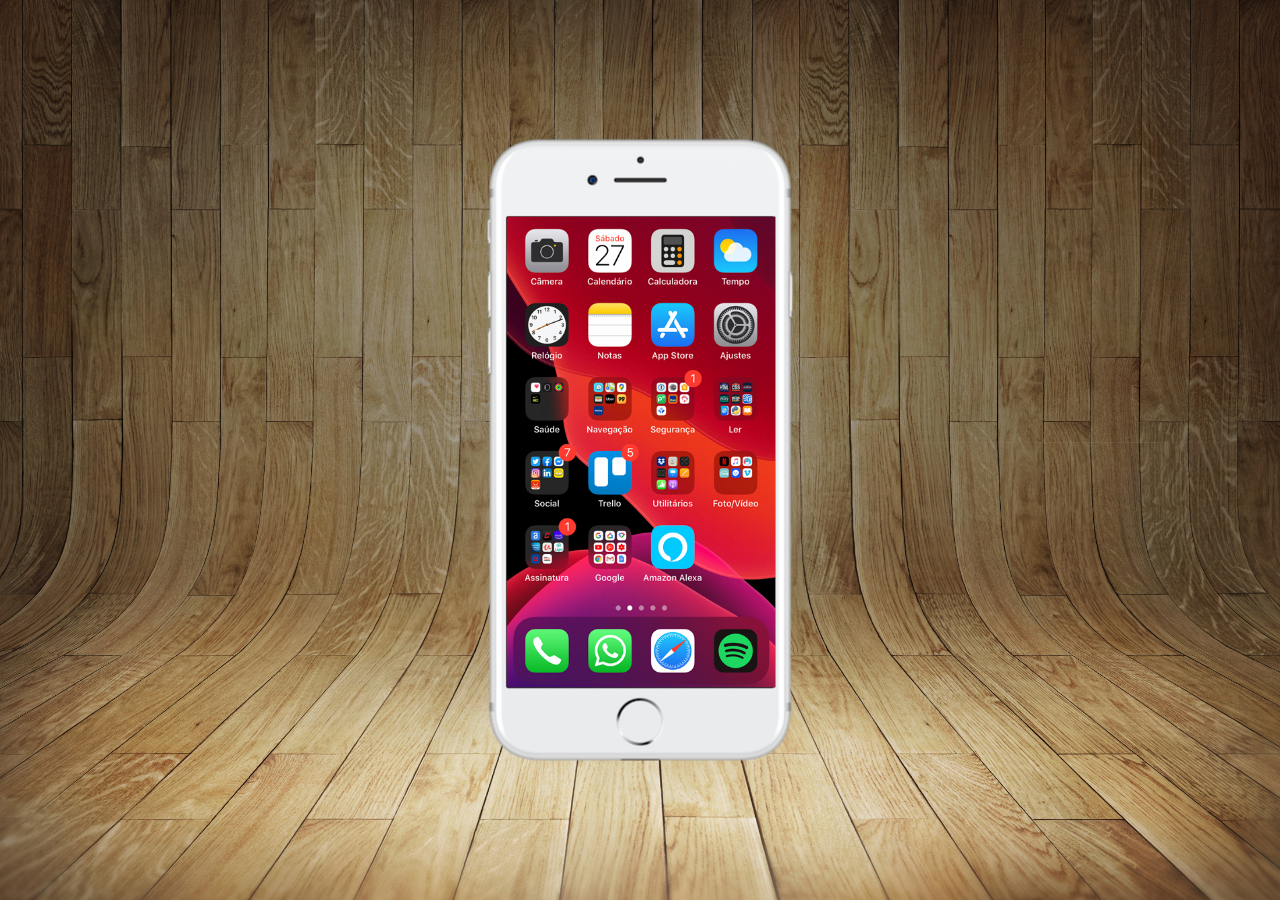
<file: index.html>
<!DOCTYPE html>
<html lang="pt-br">
<head>
    <meta charset="UTF-8">
    <meta name="viewport" content="width=device-width, initial-scale=1.0">
    <title>projeto redes sociais</title>
    <link rel="shortcut icon" href="favicon.ico" type="image/x-icon">
    <link rel="stylesheet" href="estilos/style.css">
</head>
<body>
    <main>
        <section id="telefone">
            <iframe src="home.html" name="tela" id="tela"  frameborder="0"></iframe>
        </section>

        <section id="redes-sociais">

        </section>

    </main>
</body>
</html>
</file>
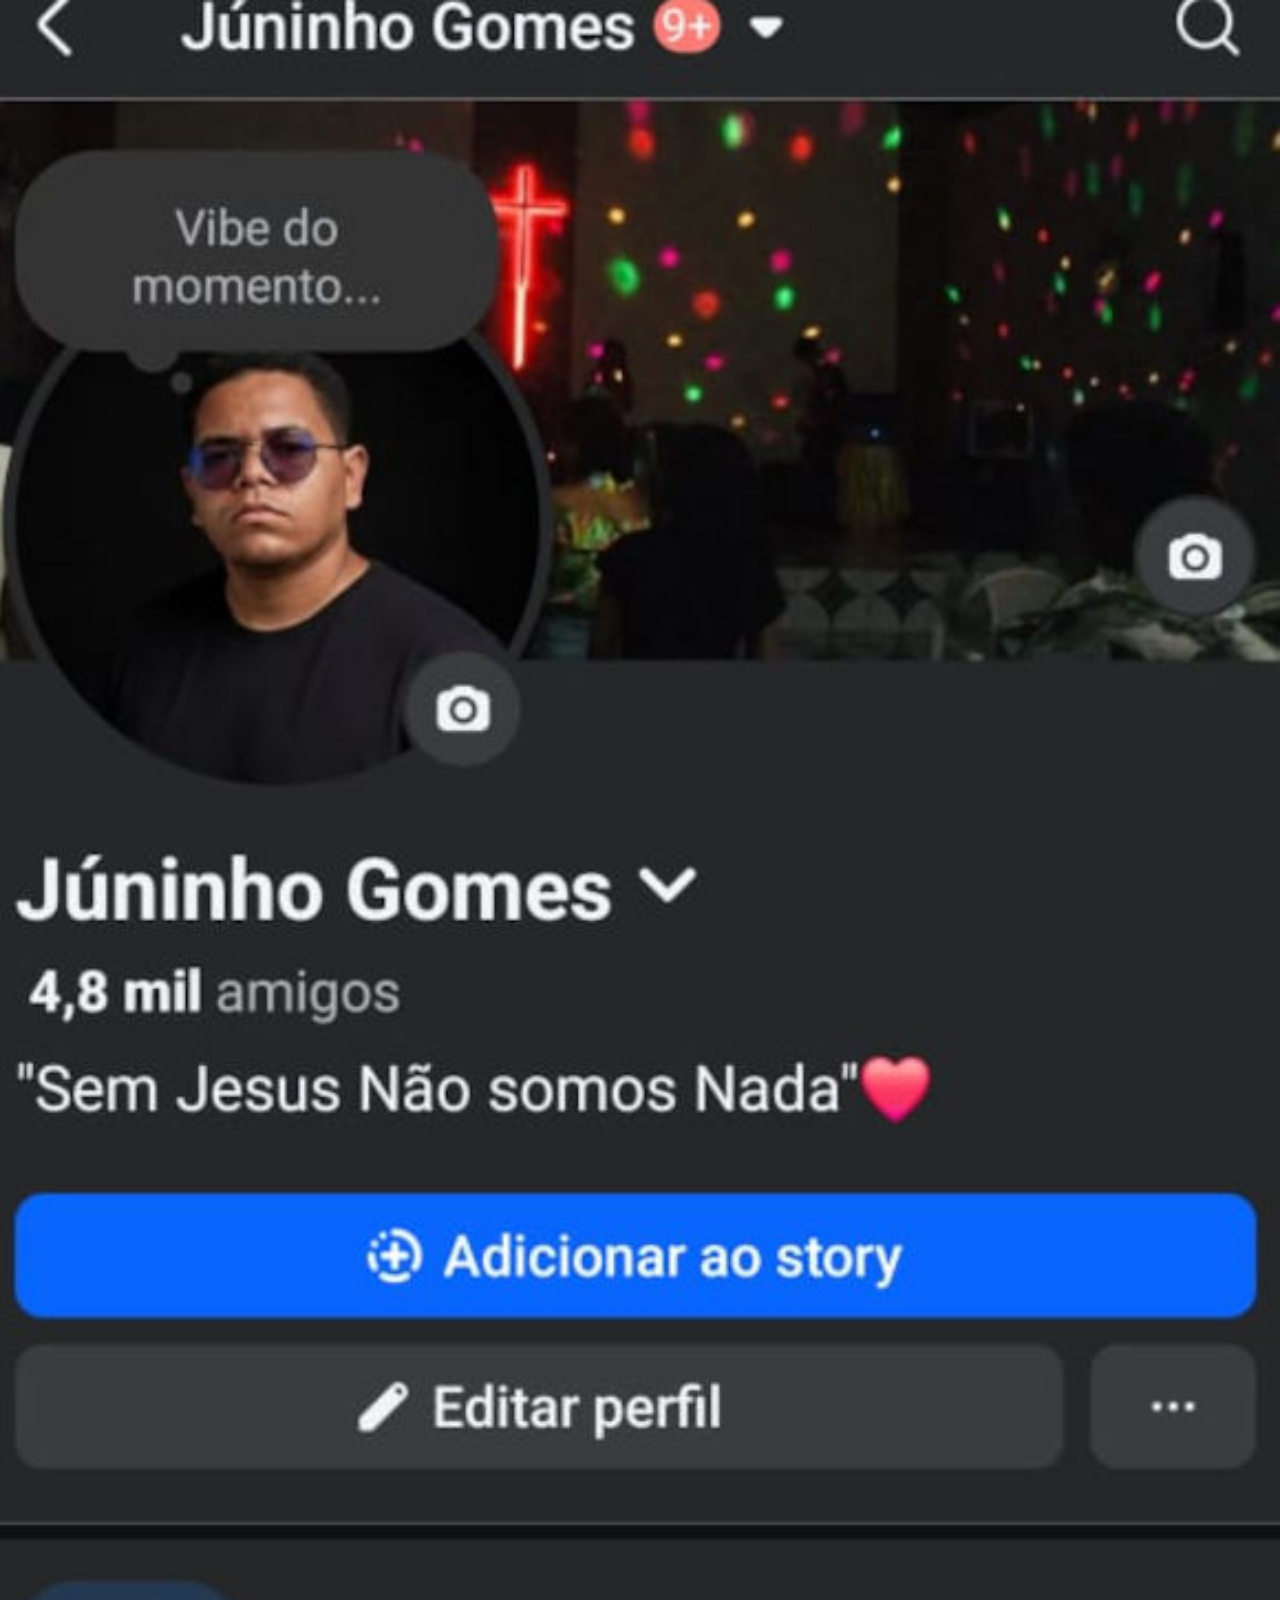
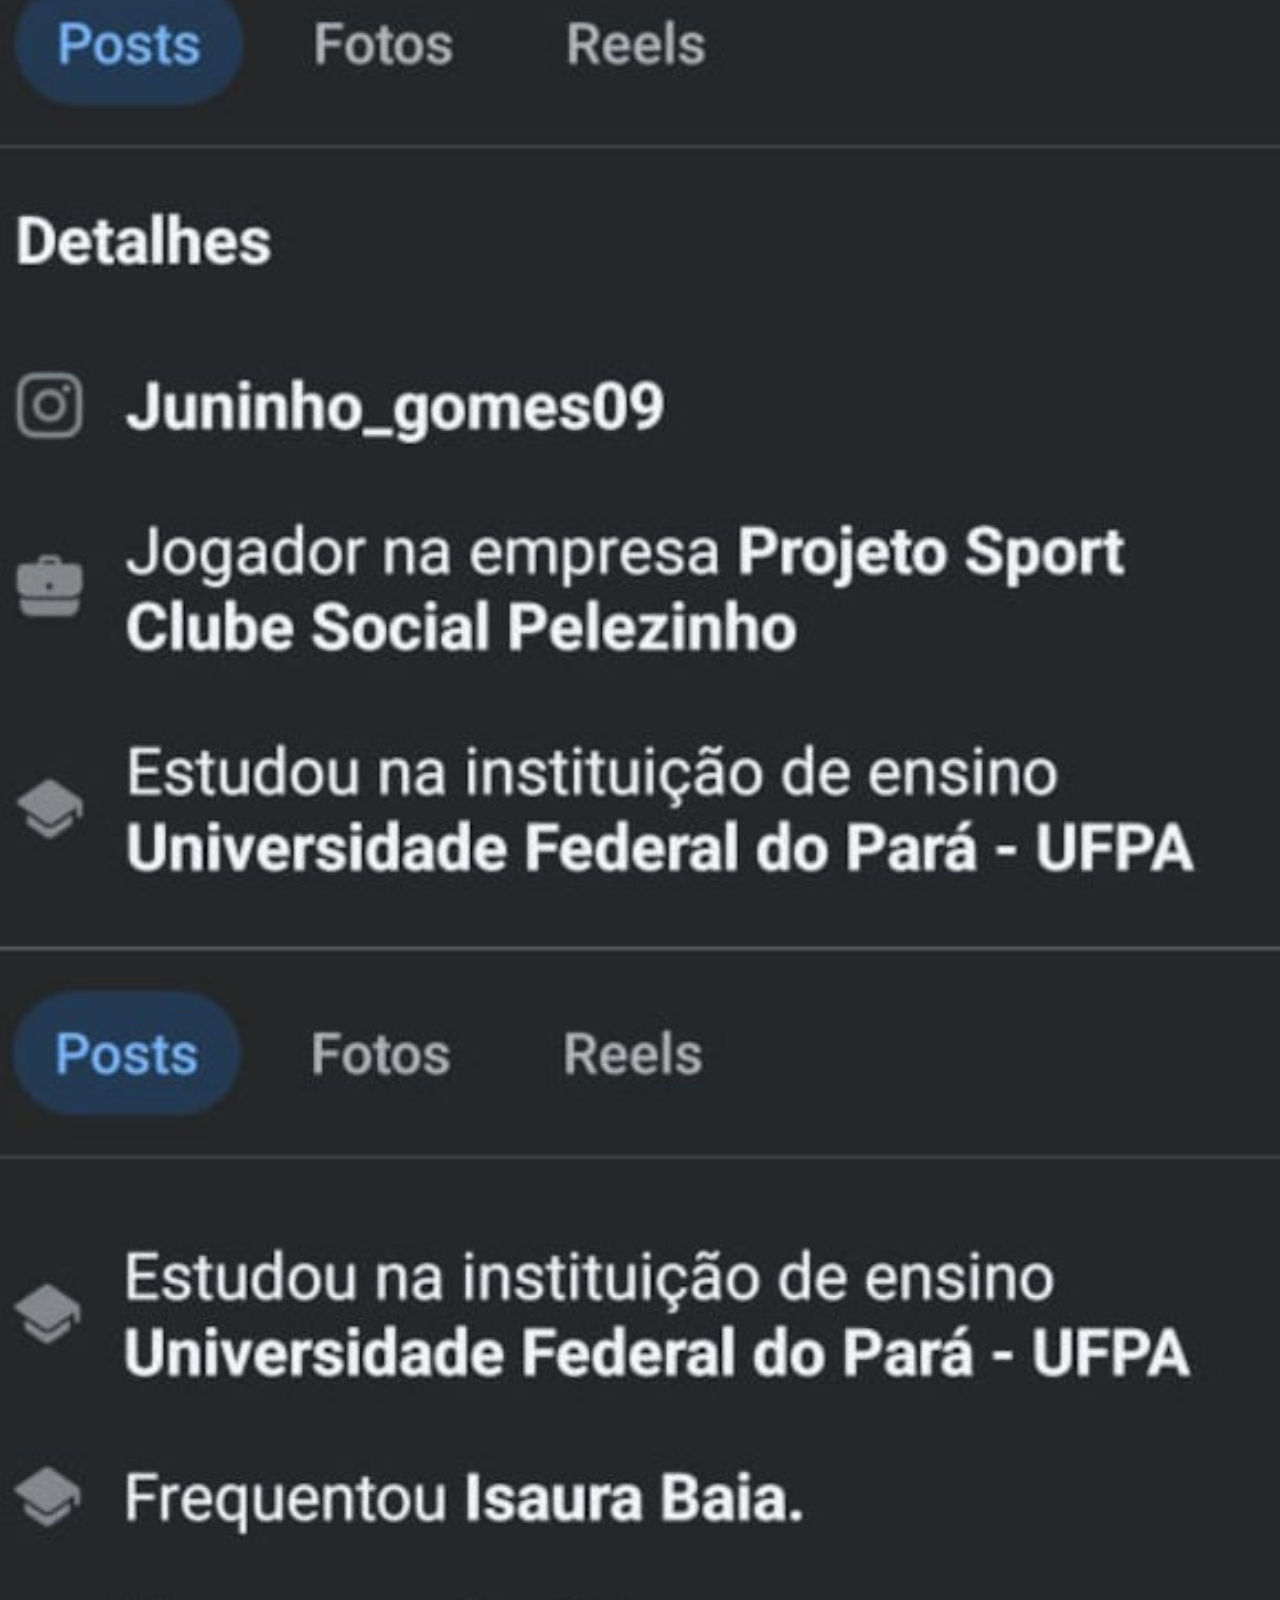
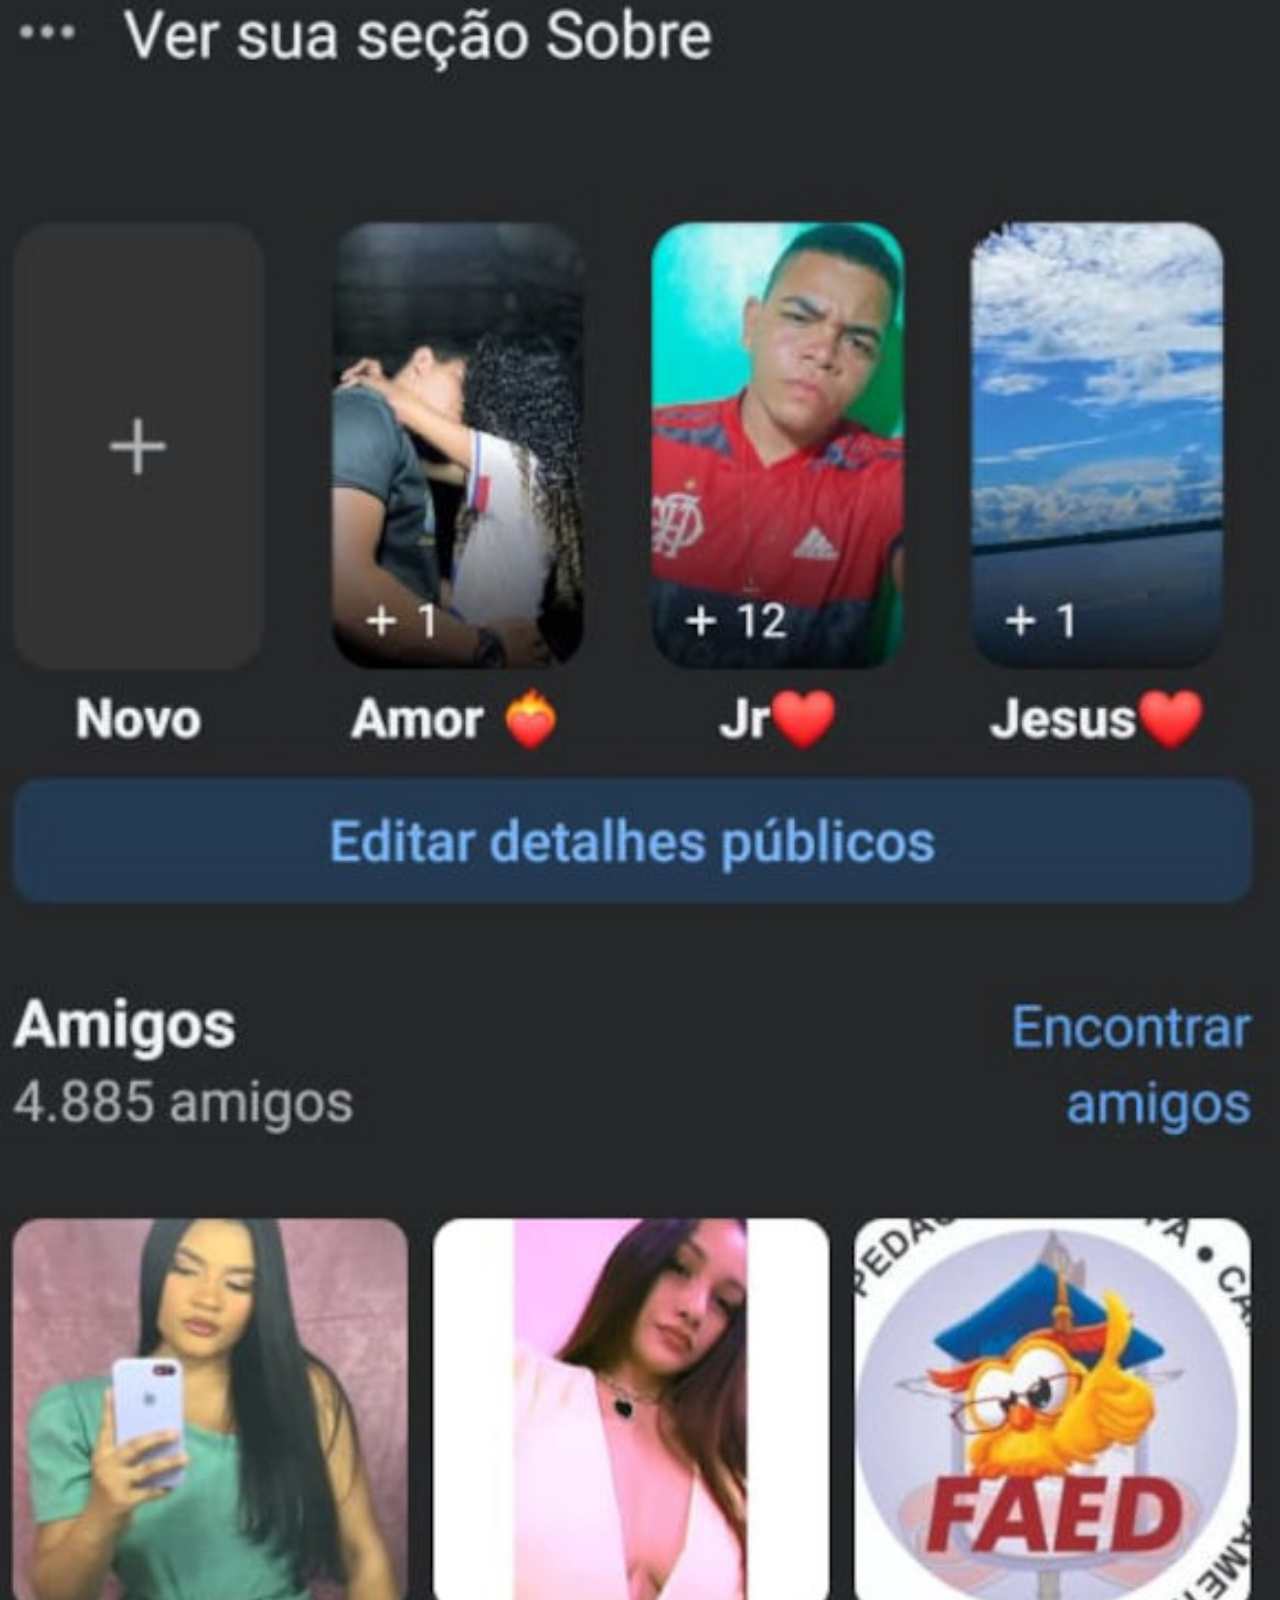
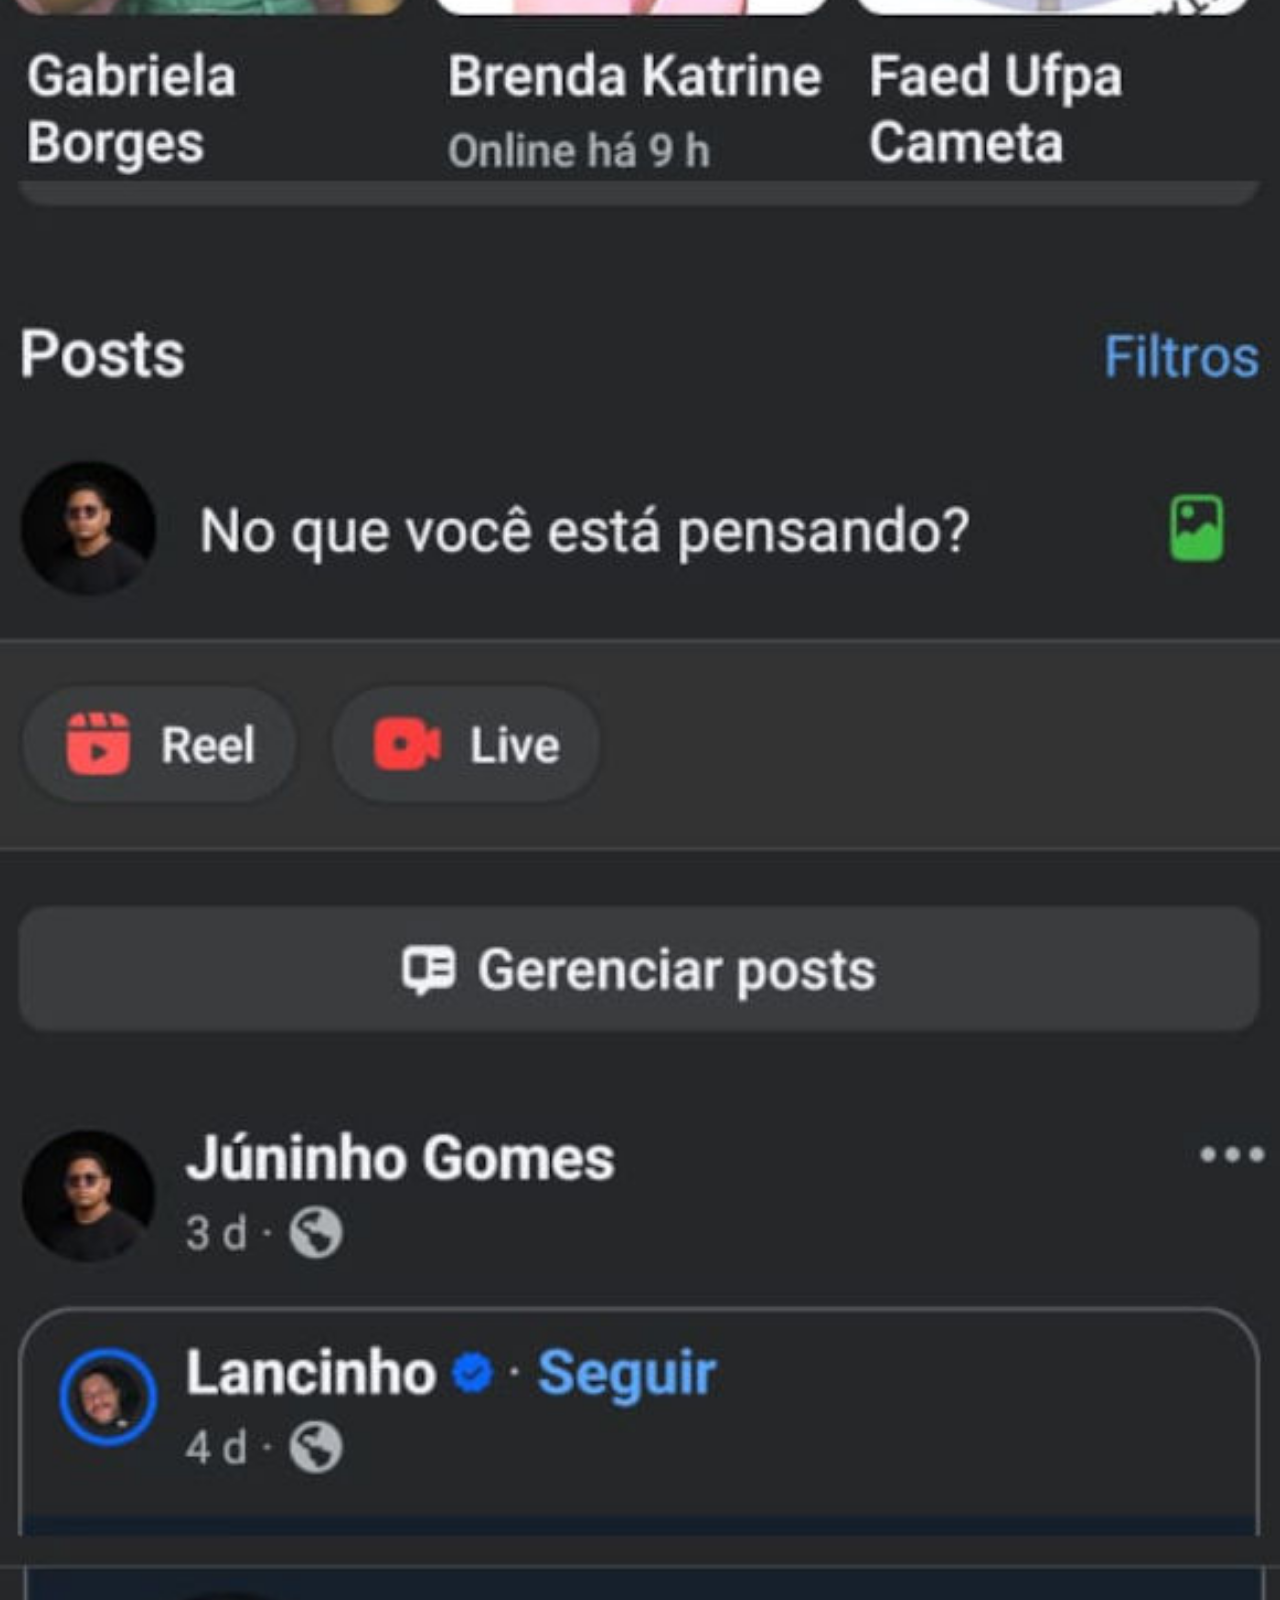
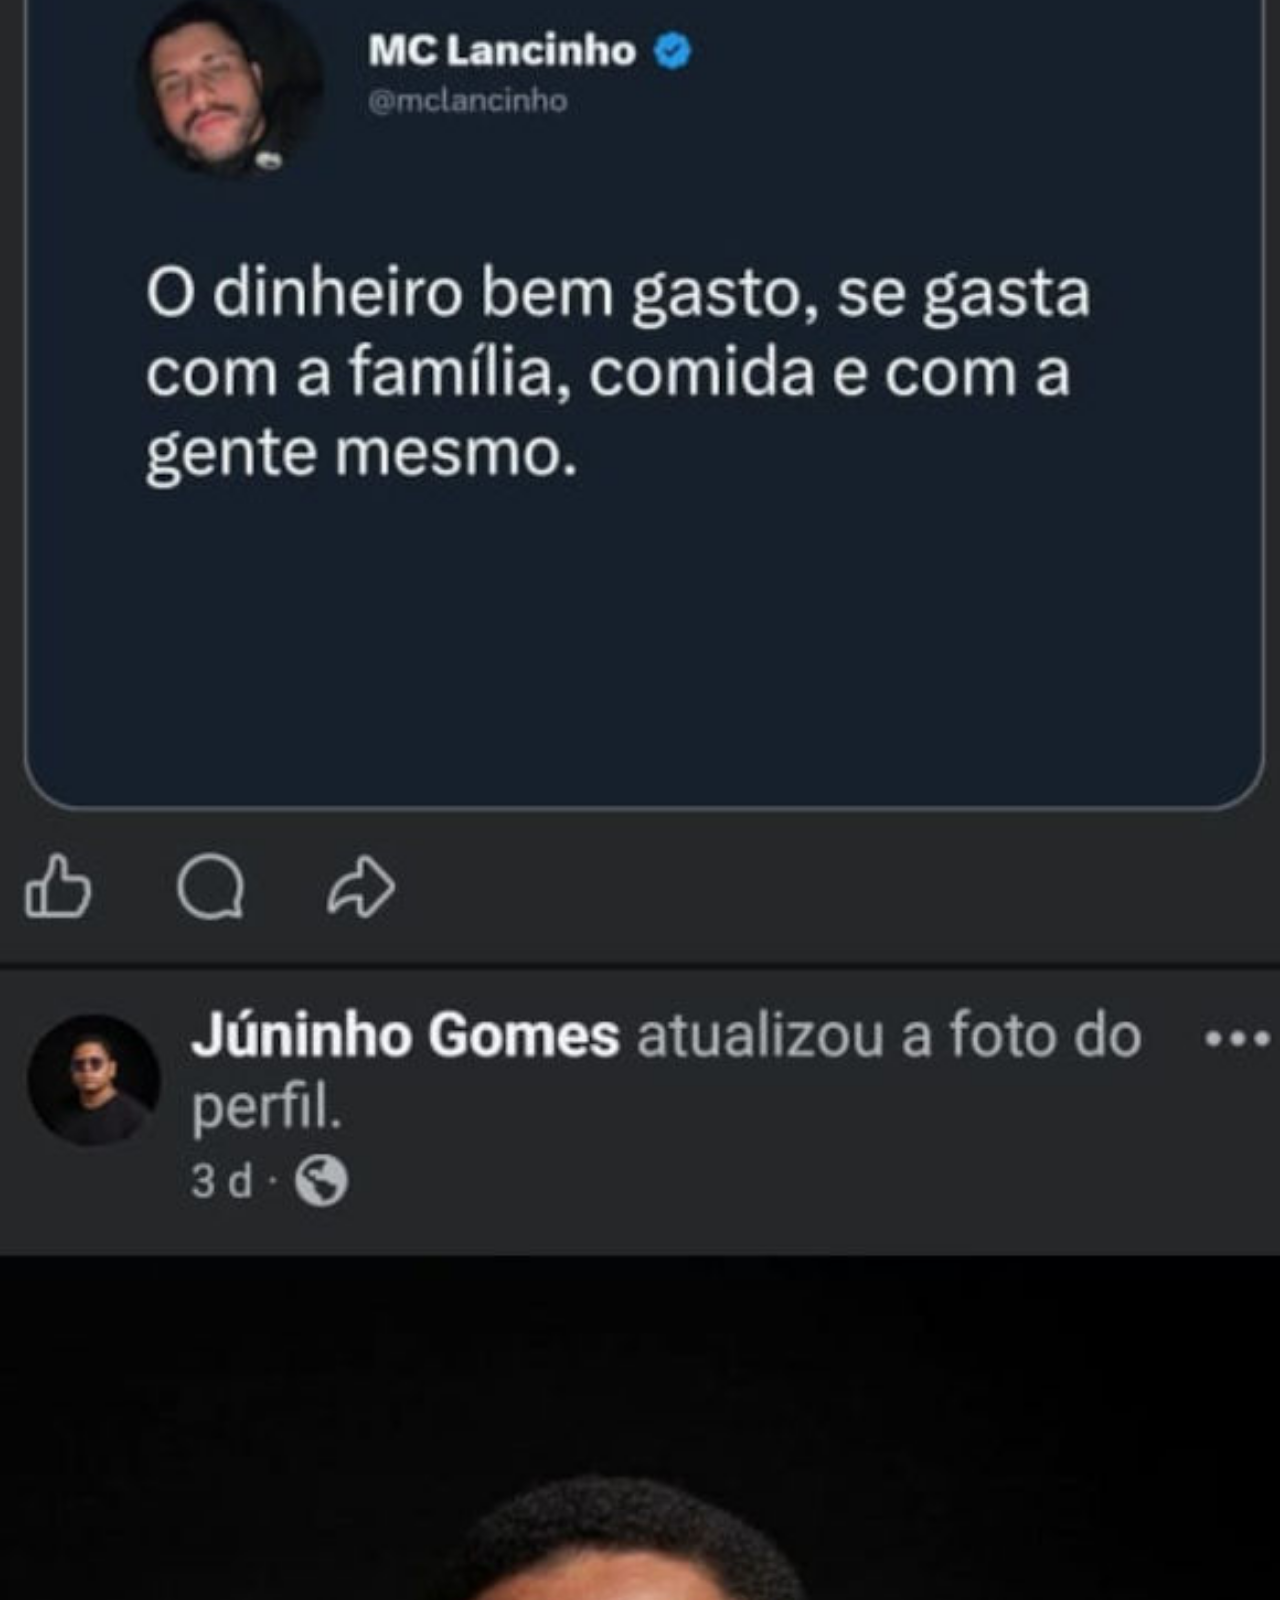
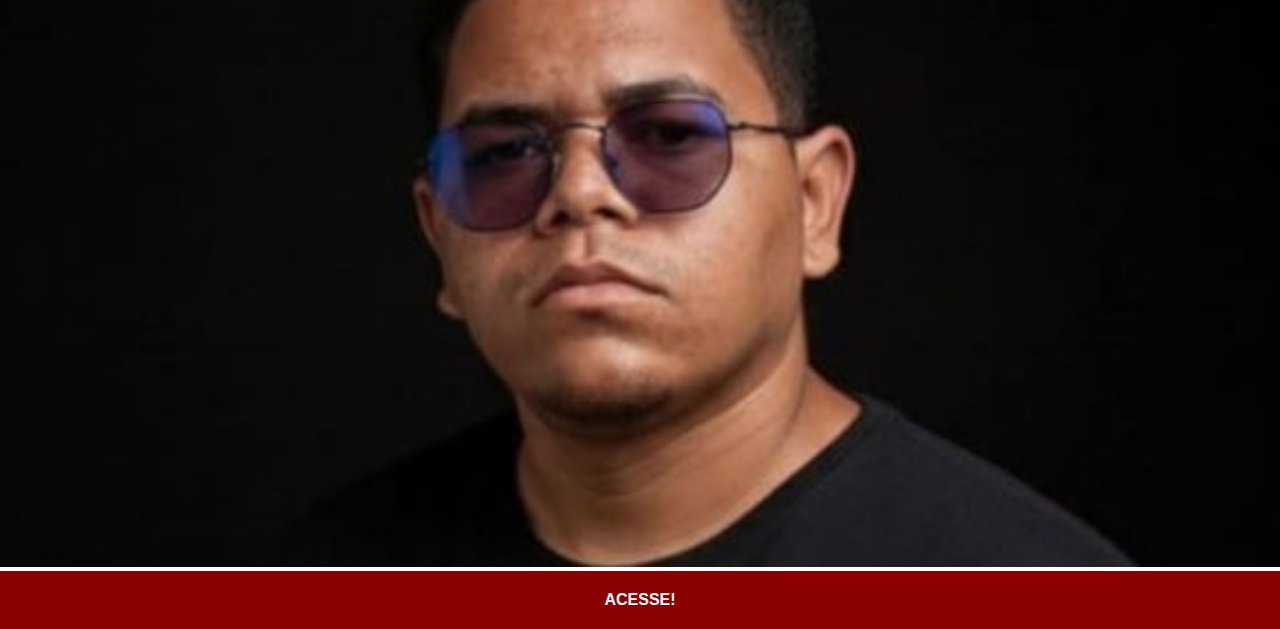
<file: facebook.html>
<!DOCTYPE html>
<html lang="pt-br">
<head>
    <meta charset="UTF-8">
    <meta name="viewport" content="width=device-width, initial-scale=1.0">
    <title>Facebook</title>
    <link rel="stylesheet" href="estilos/social.css">
</head>
<body>
    <img src="imagens/tela-facebook.jpeg" alt="Facebook">
    <a href="https://www.facebook.com/gustavoguanabara" target="_blank">ACESSE!</a>
</body>
</html>
</file>
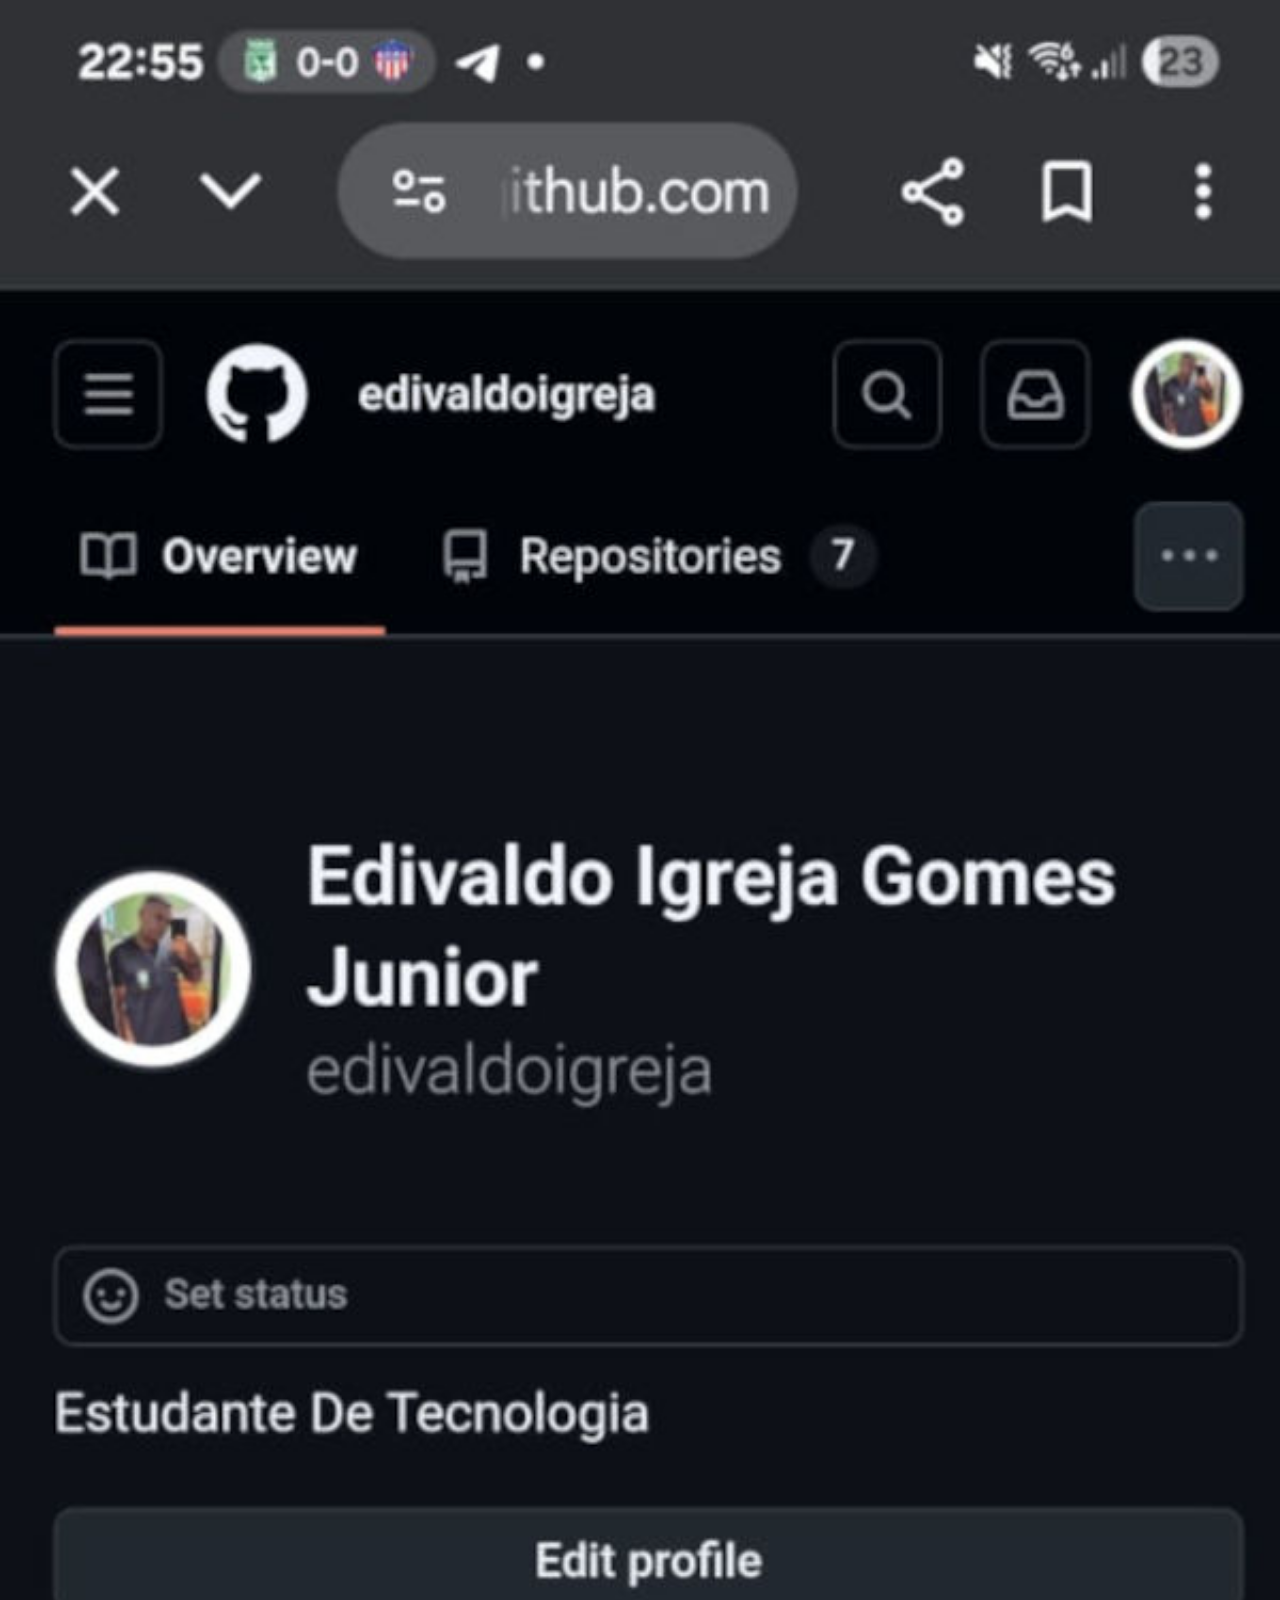
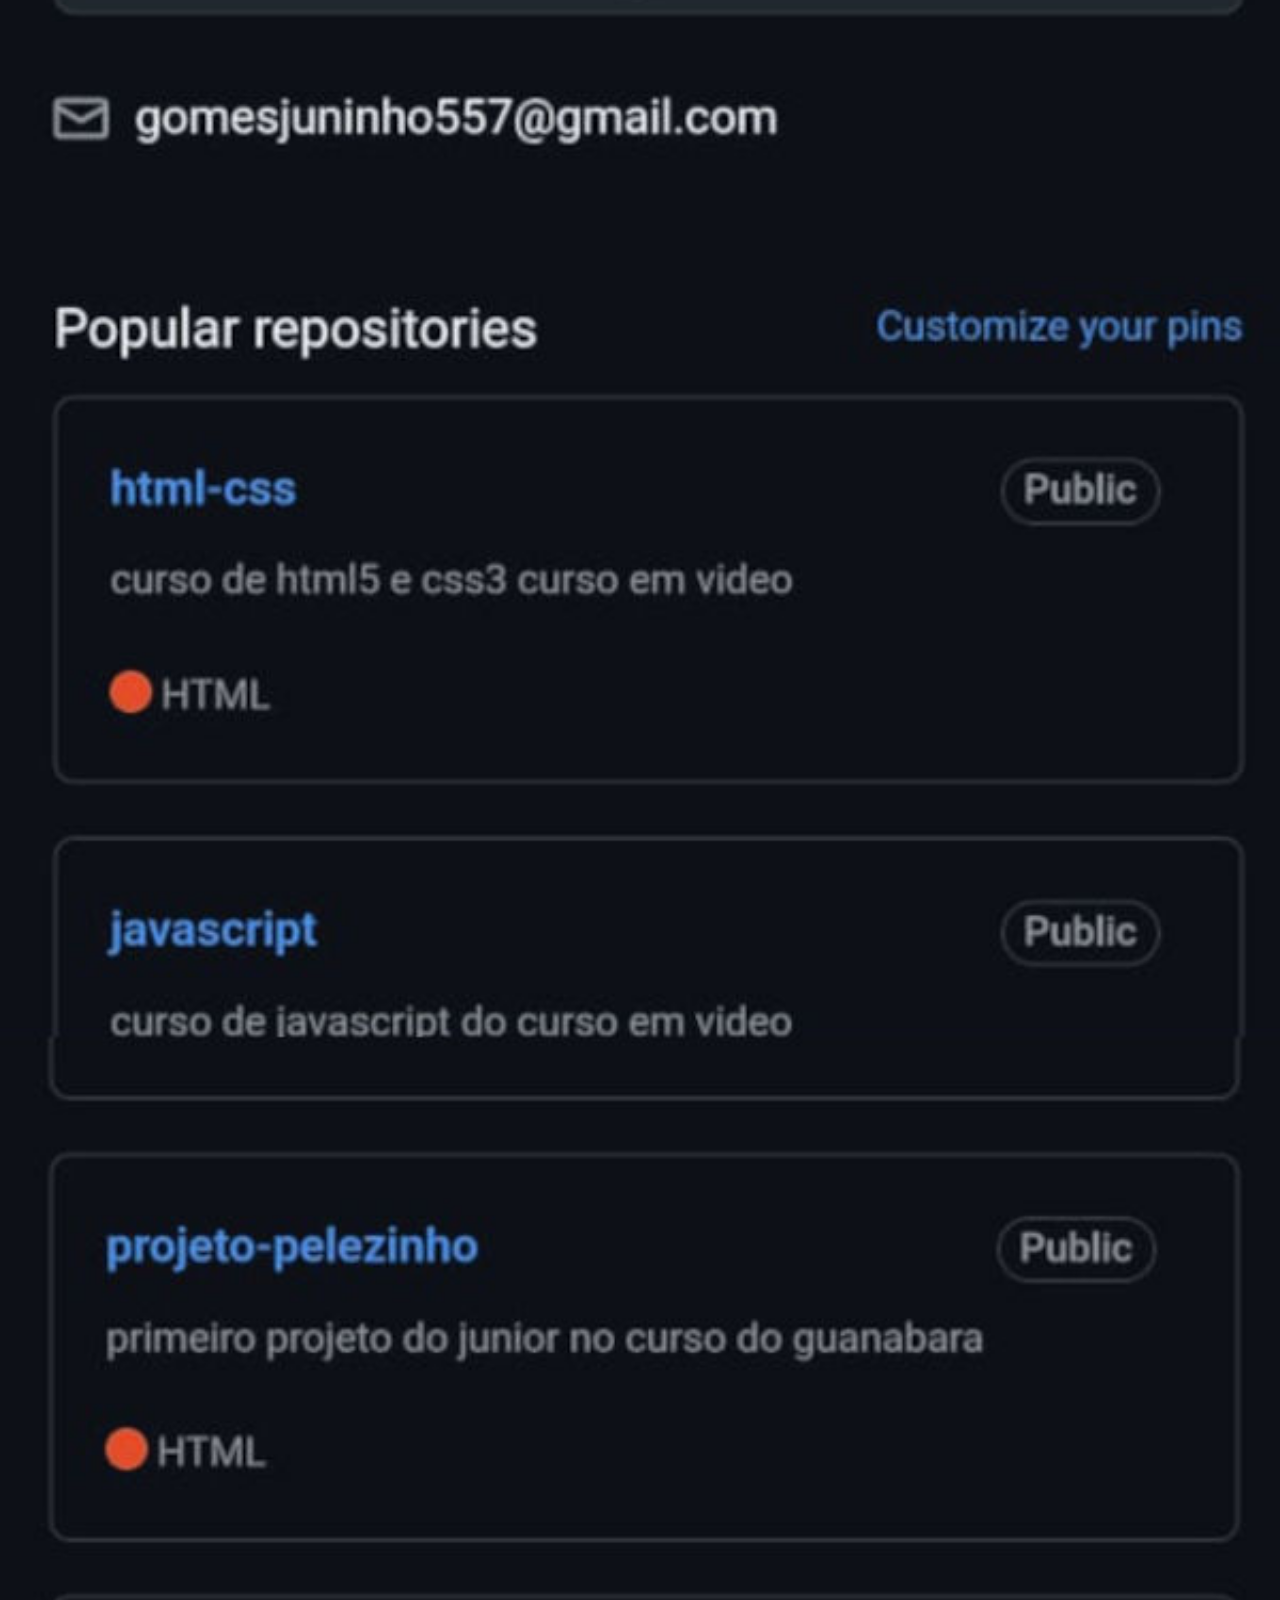
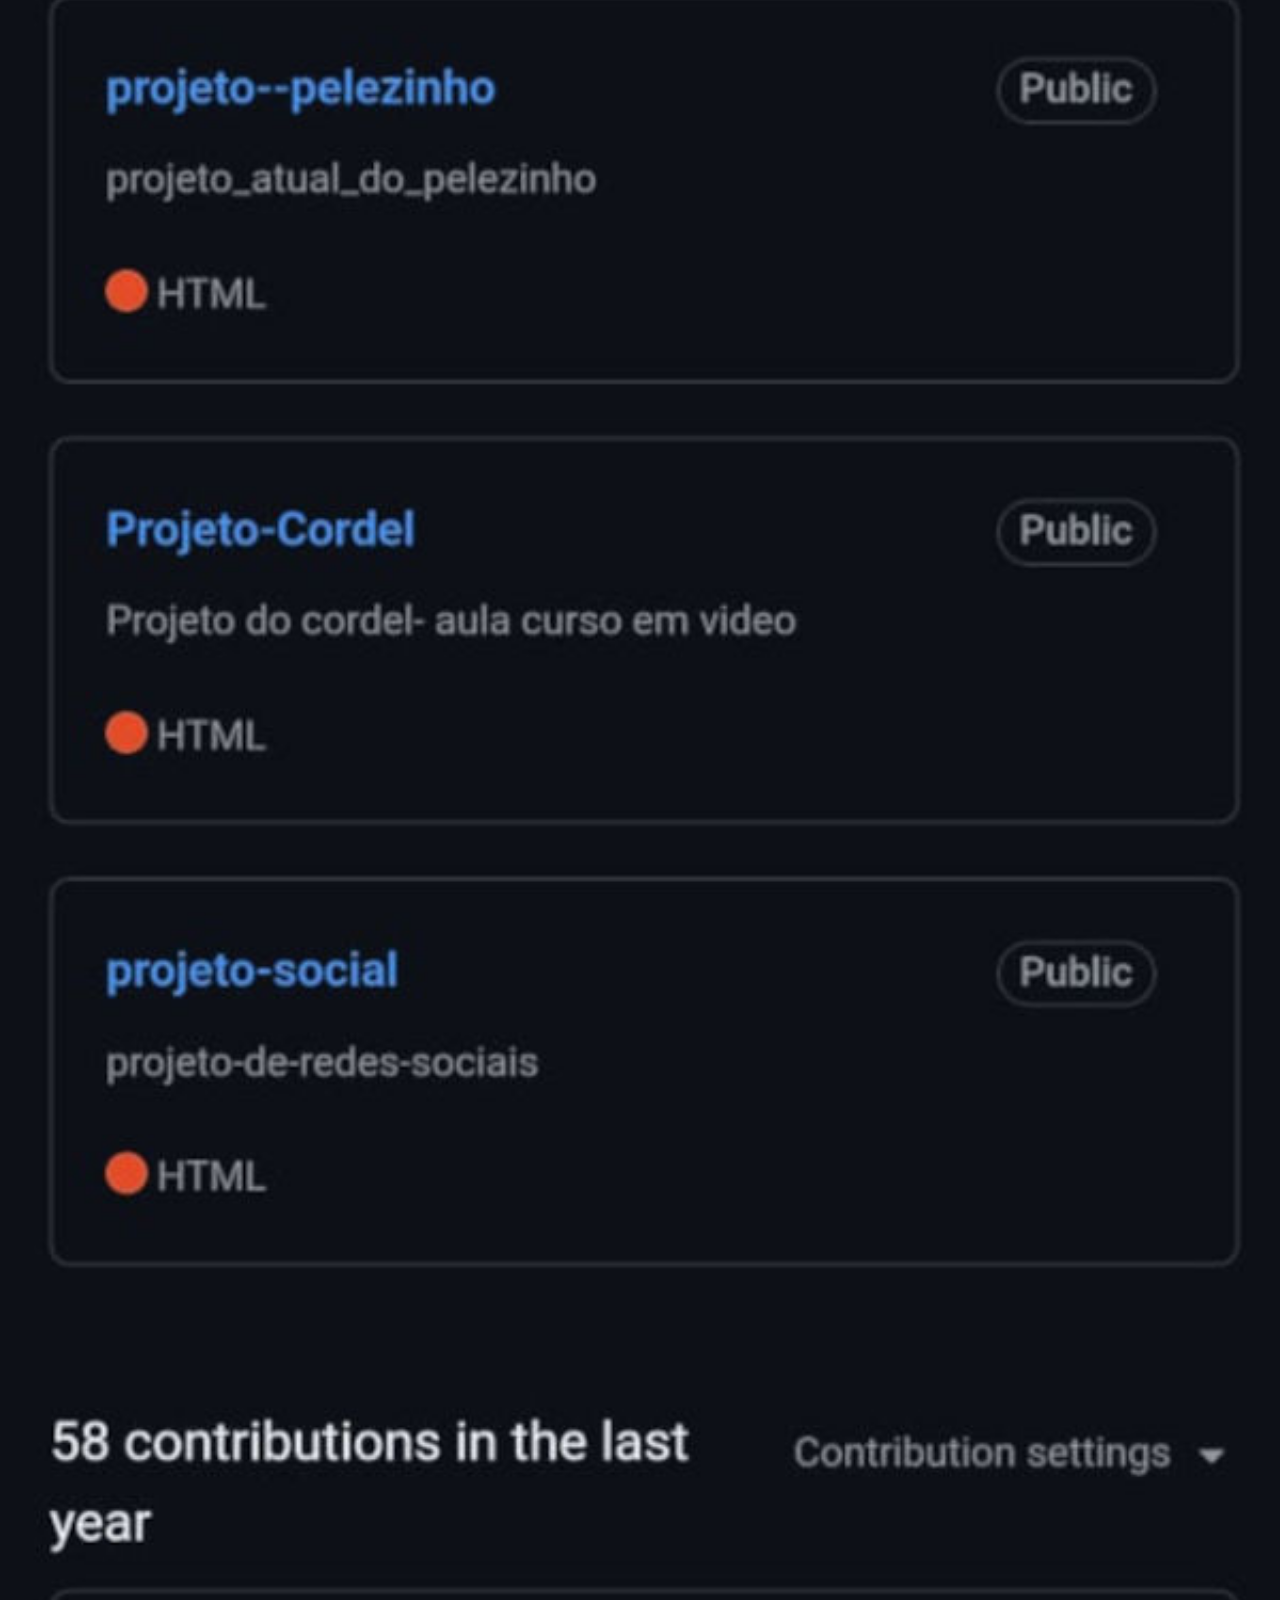
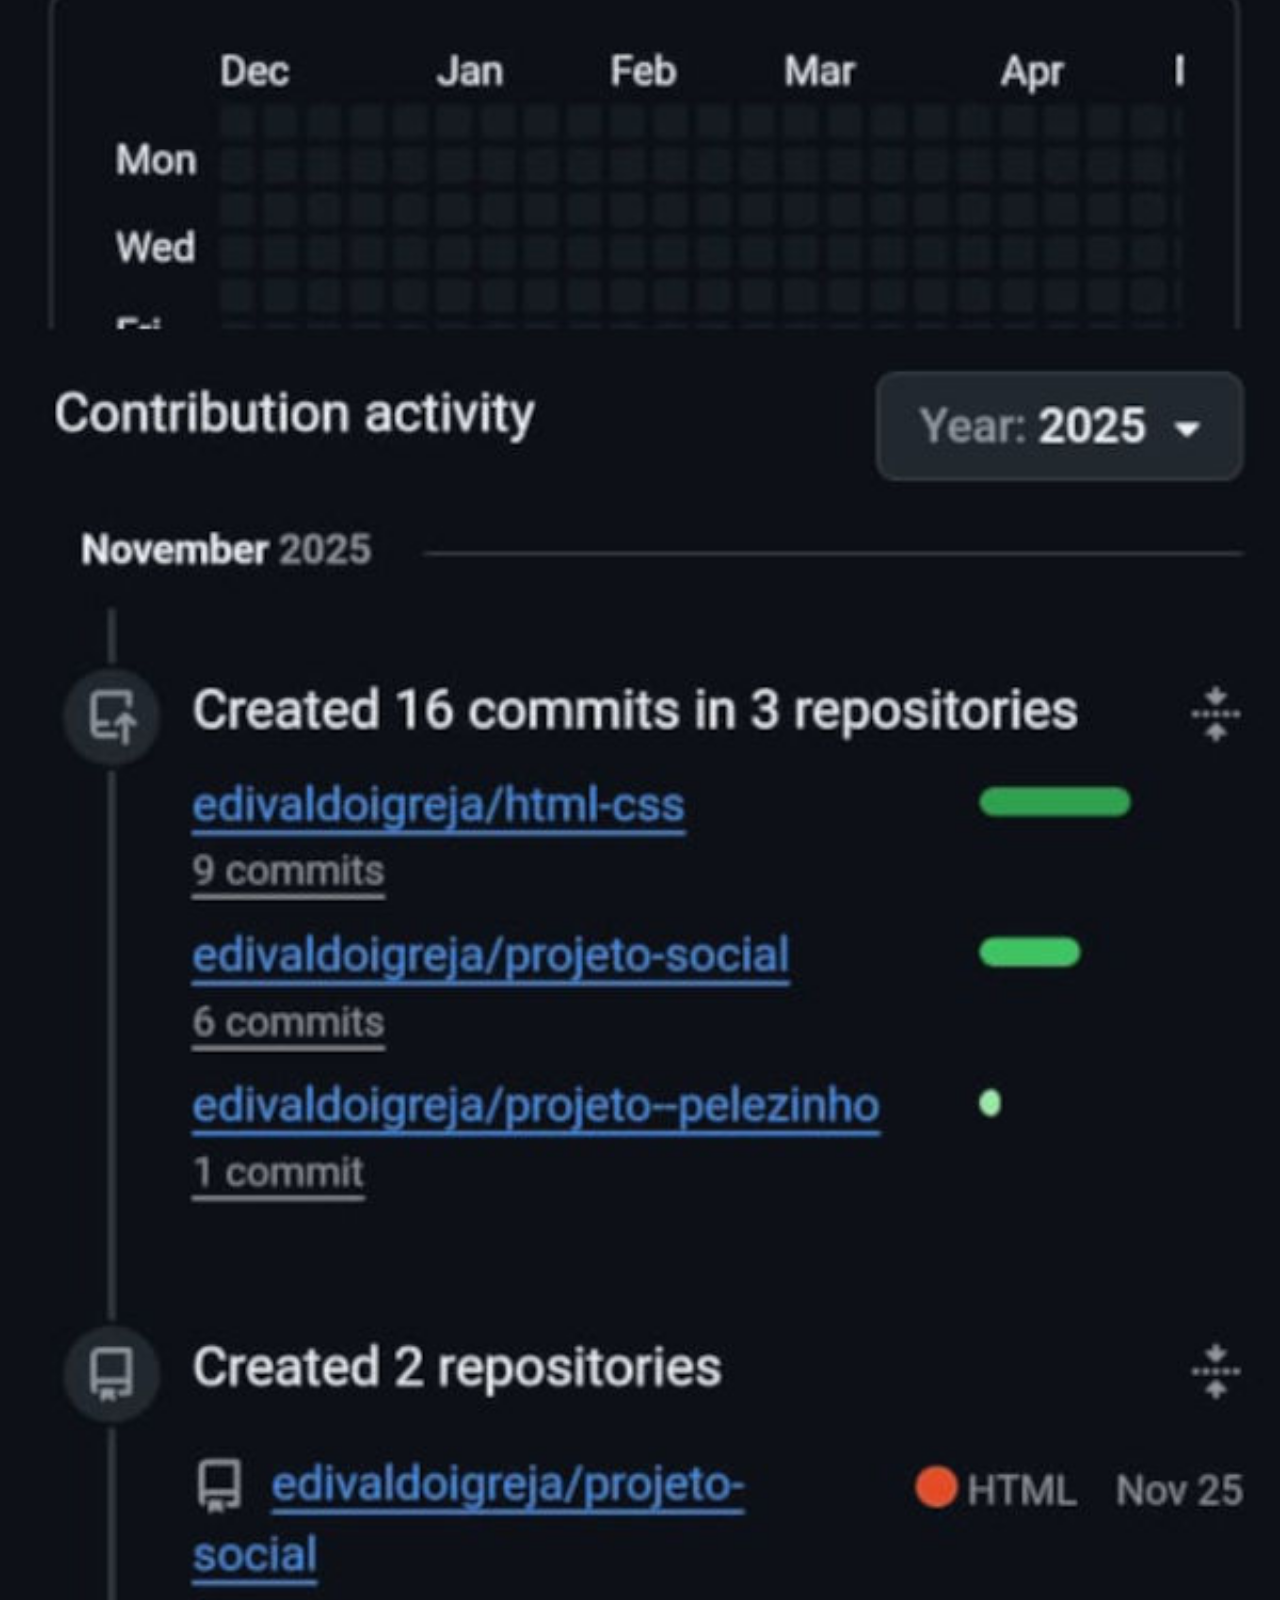
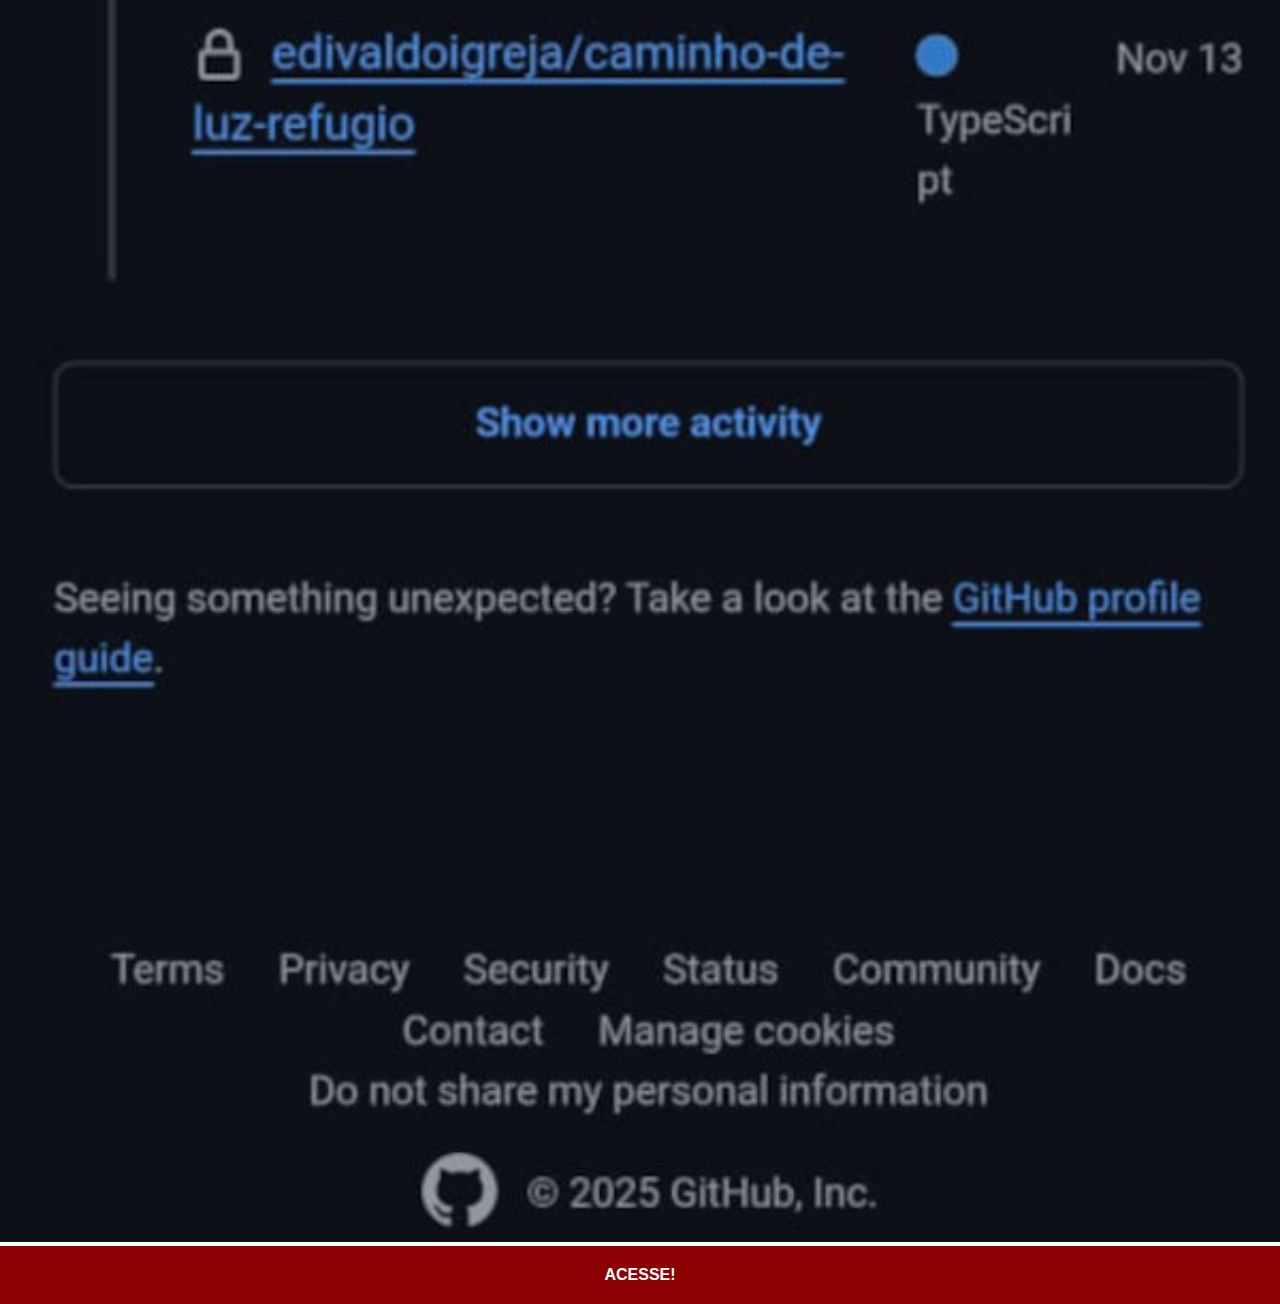
<file: github.html>
<!DOCTYPE html>
<html lang="pt-br">
<head>
    <meta charset="UTF-8">
    <meta name="viewport" content="width=device-width, initial-scale=1.0">
    <title>github</title>
     <link rel="stylesheet" href="estilos/social.css">
</head>
<body>
   <img src="imagens/tela-github1.jpeg" alt="Github">
   <a href="https://github.com/edivaldoigreja" target="_blank">ACESSE!</a>
</body>
</html>
</file>
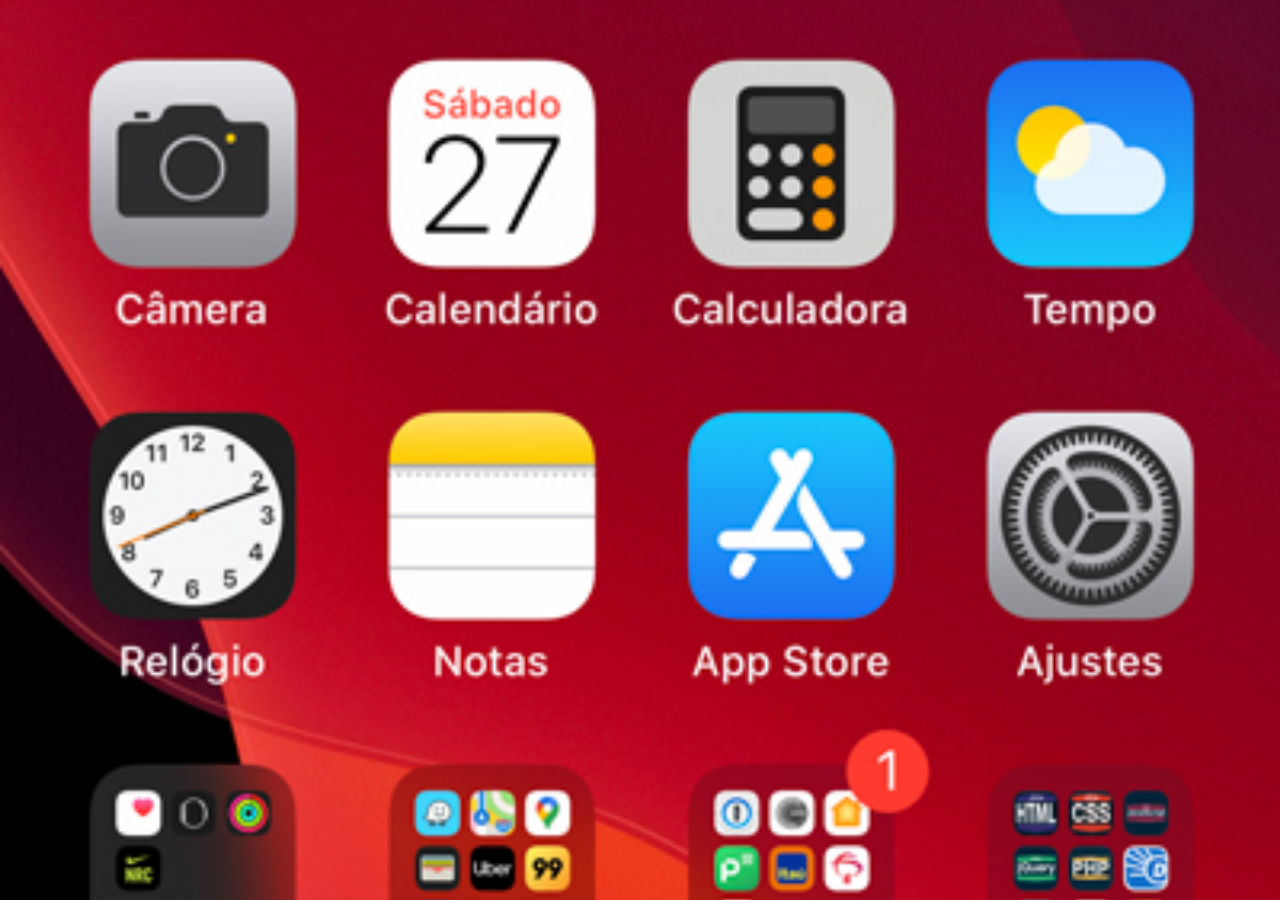
<file: home.html>
<!DOCTYPE html>
<html lang="pt-br">
<head>
    <meta charset="UTF-8">
    <meta name="viewport" content="width=device-width, initial-scale=1.0">
    <title>Home</title>
</head>
<style>
    *{
     margin: 0;
     padding: 0;   

    }

    body{
        width: 100vw;
        height: 100vh;
        background: black url('imagens/tela-home.jpg') no-repeat top center;
        background-size: cover;
        
        
  
    
  
    
  


  


    }
</style>
<body>
    
</body>
</html>
</file>
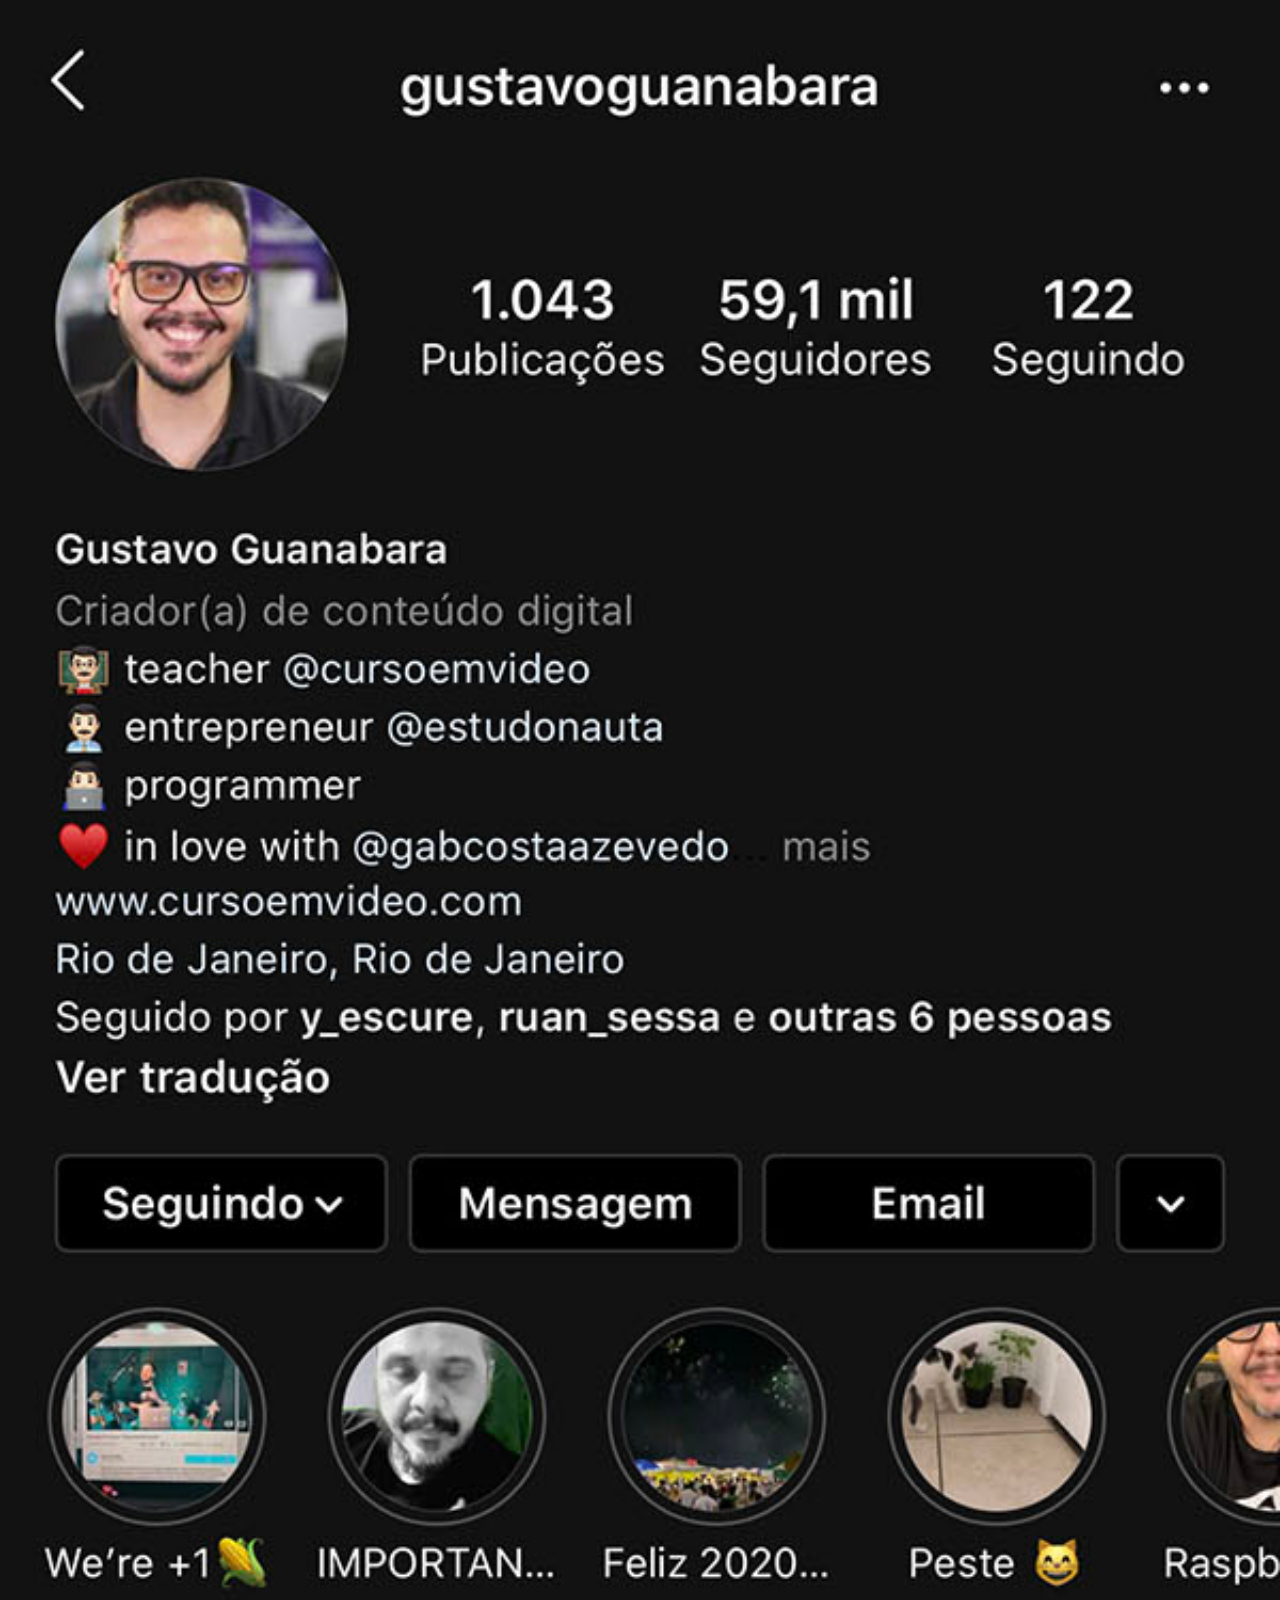
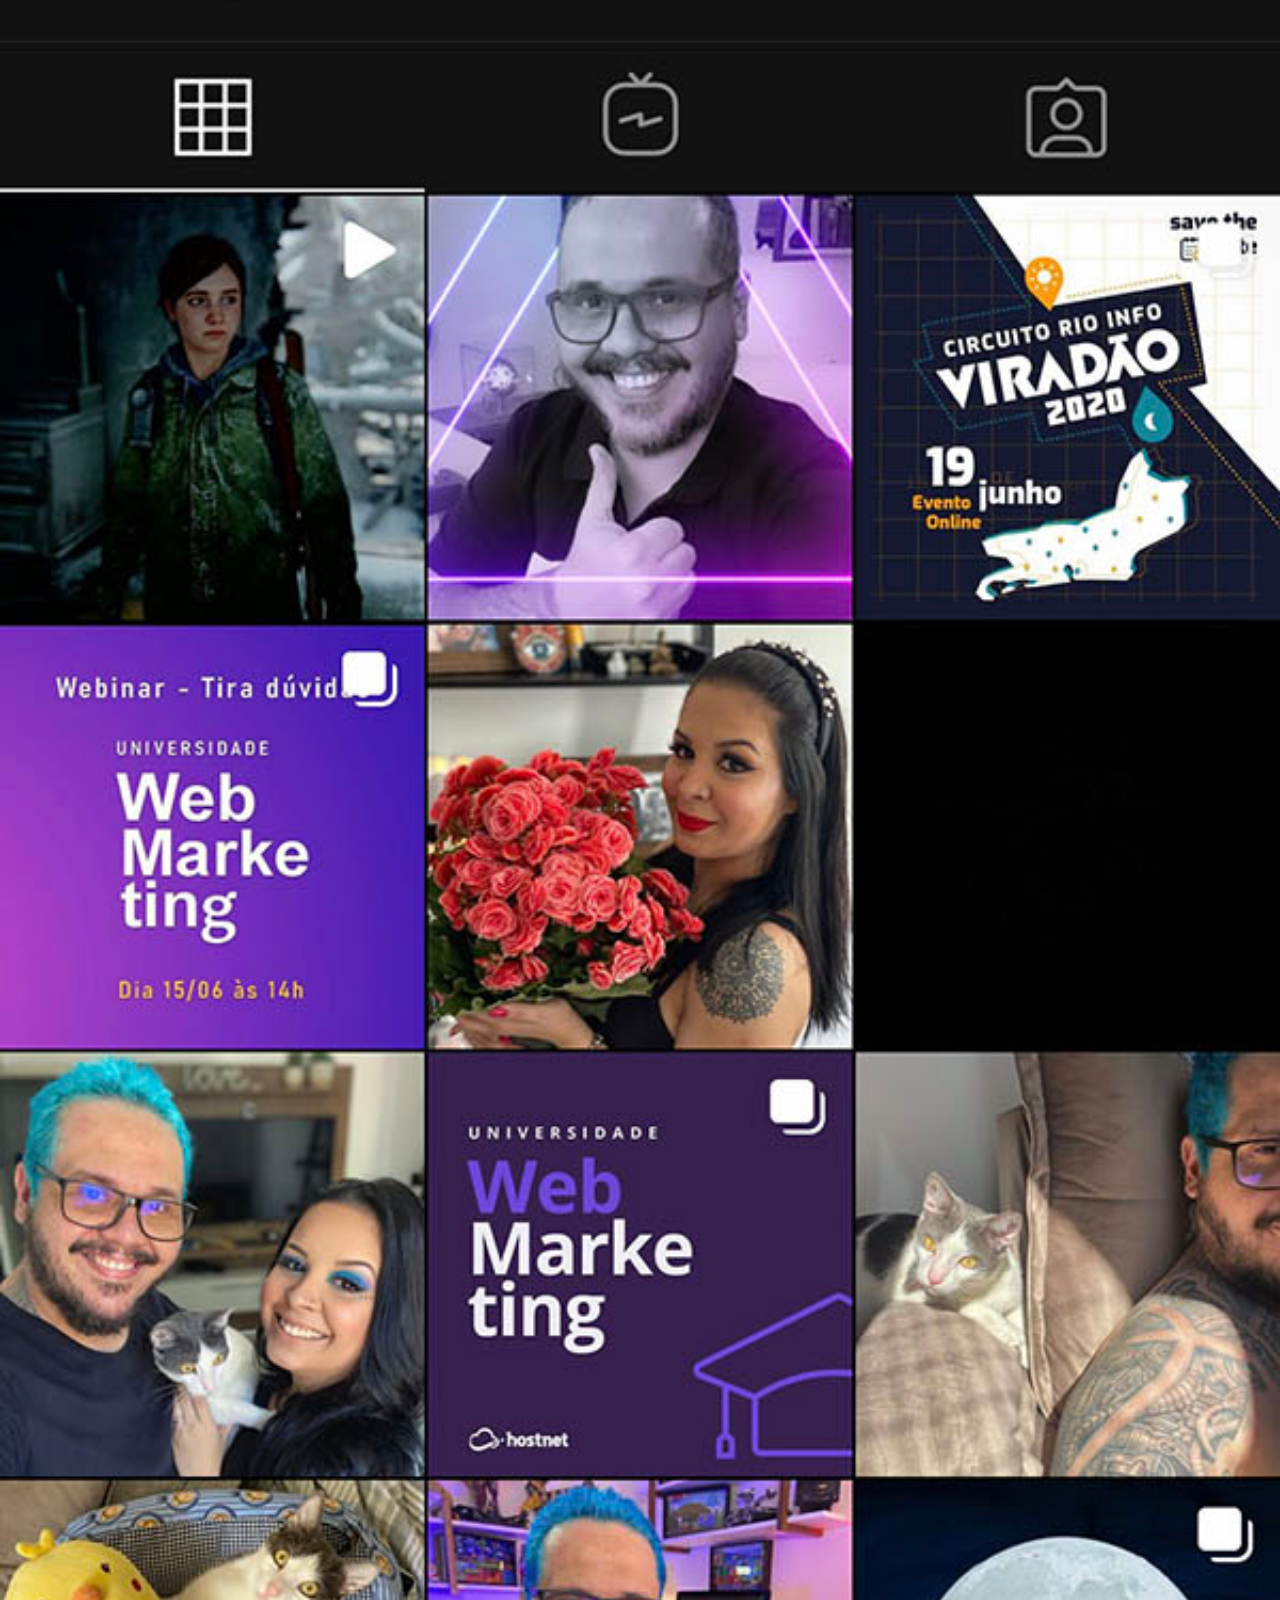
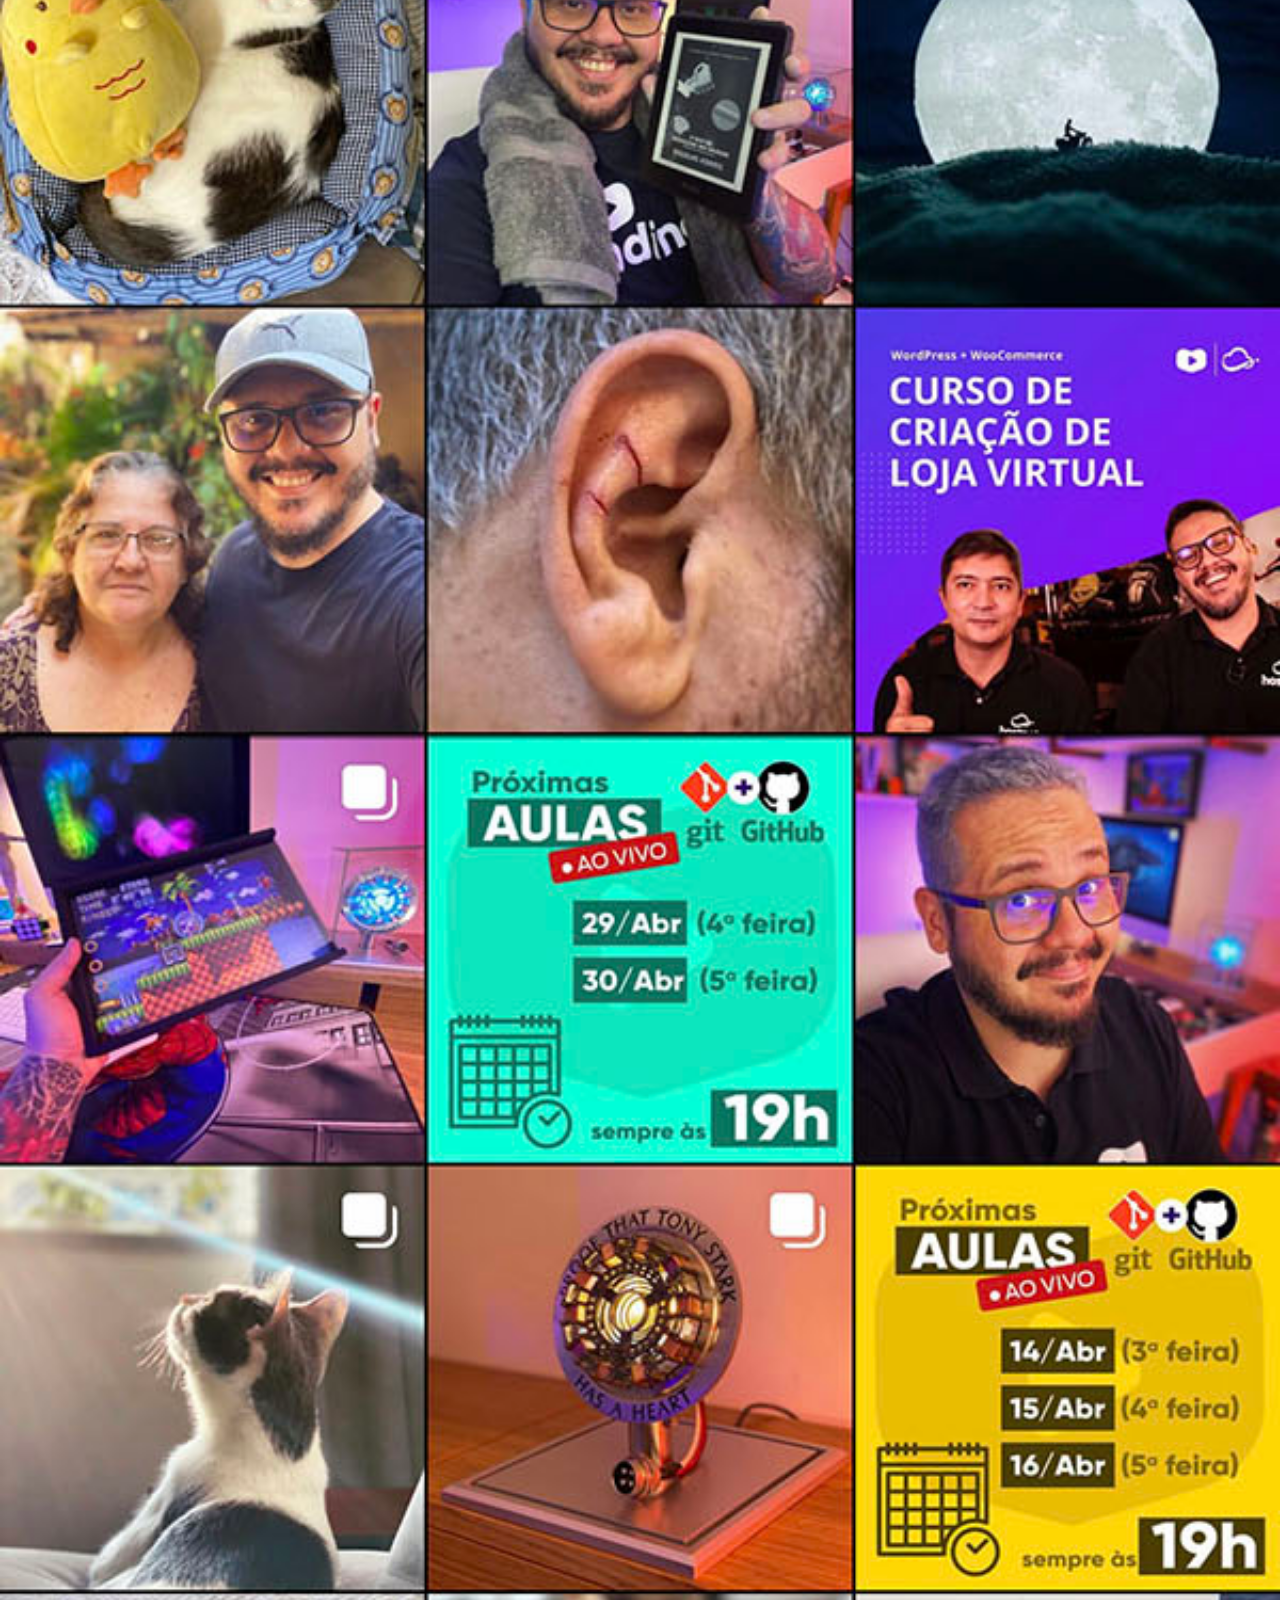
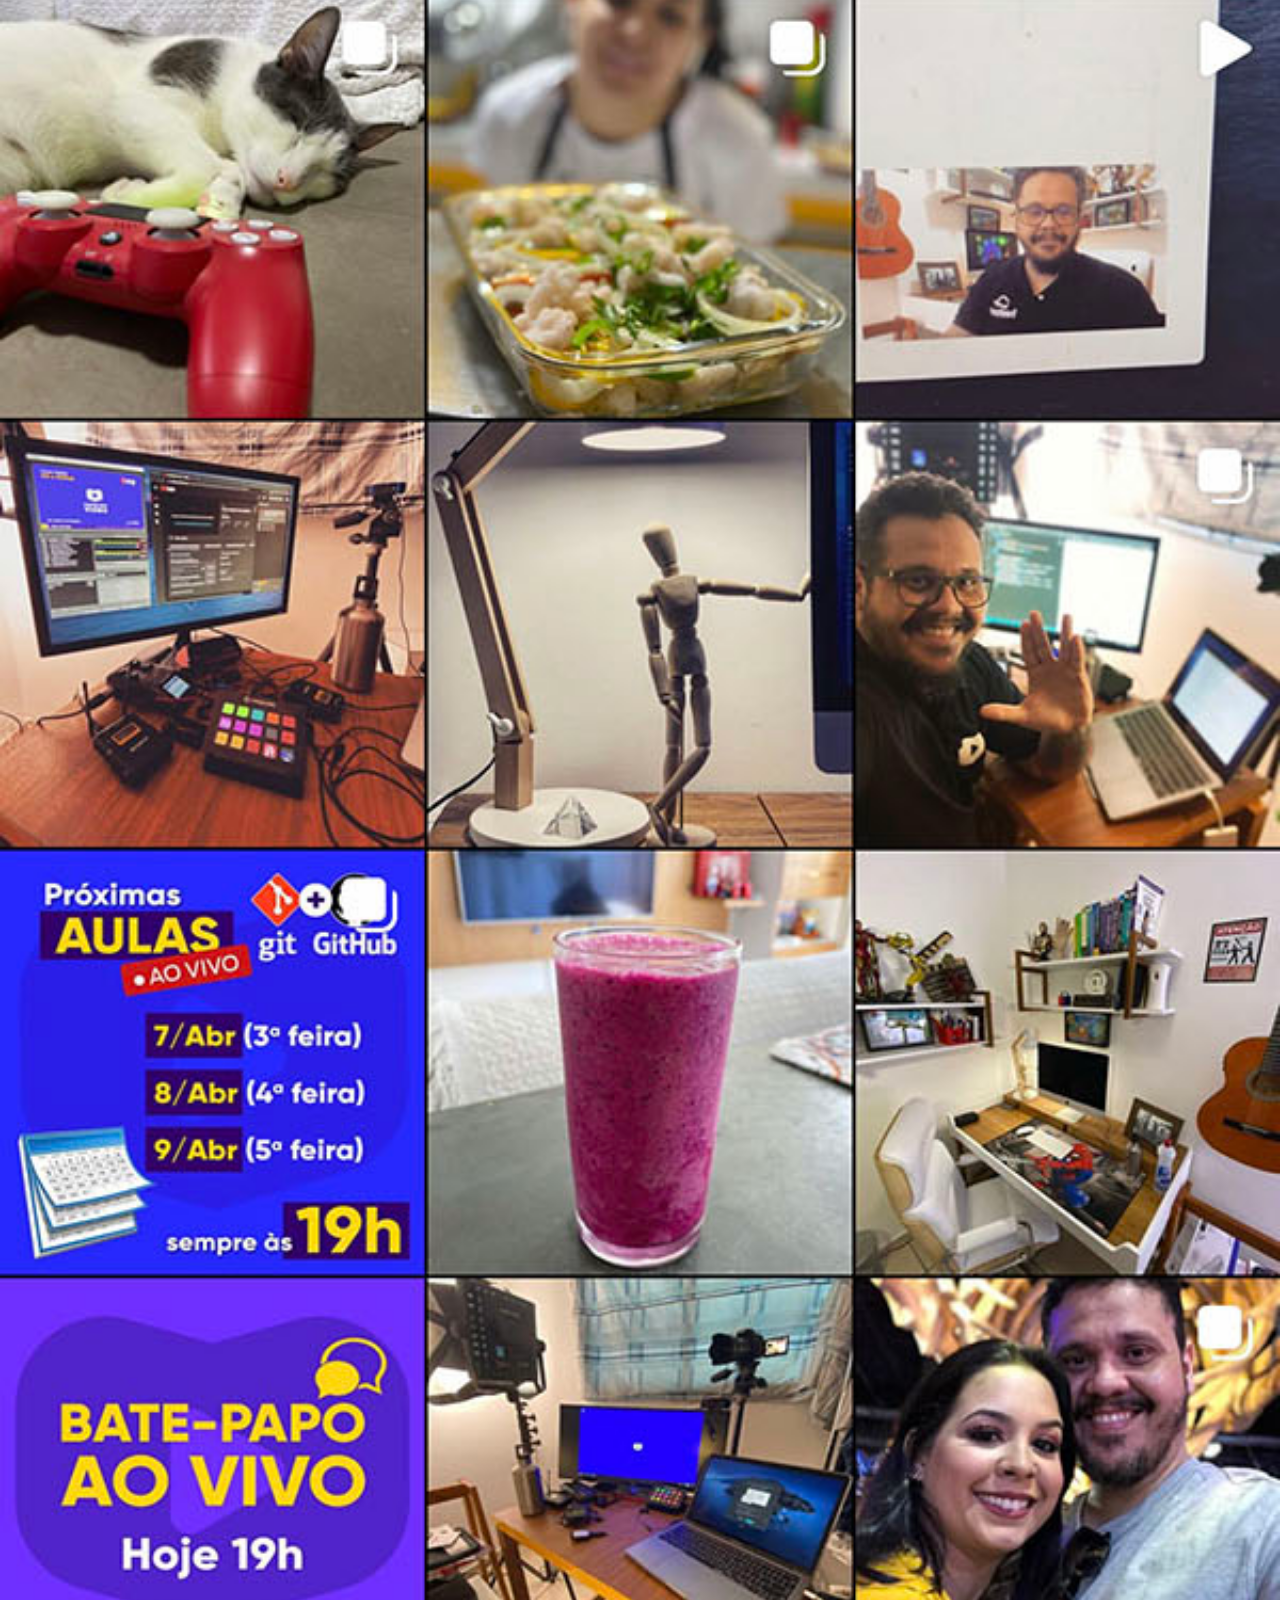
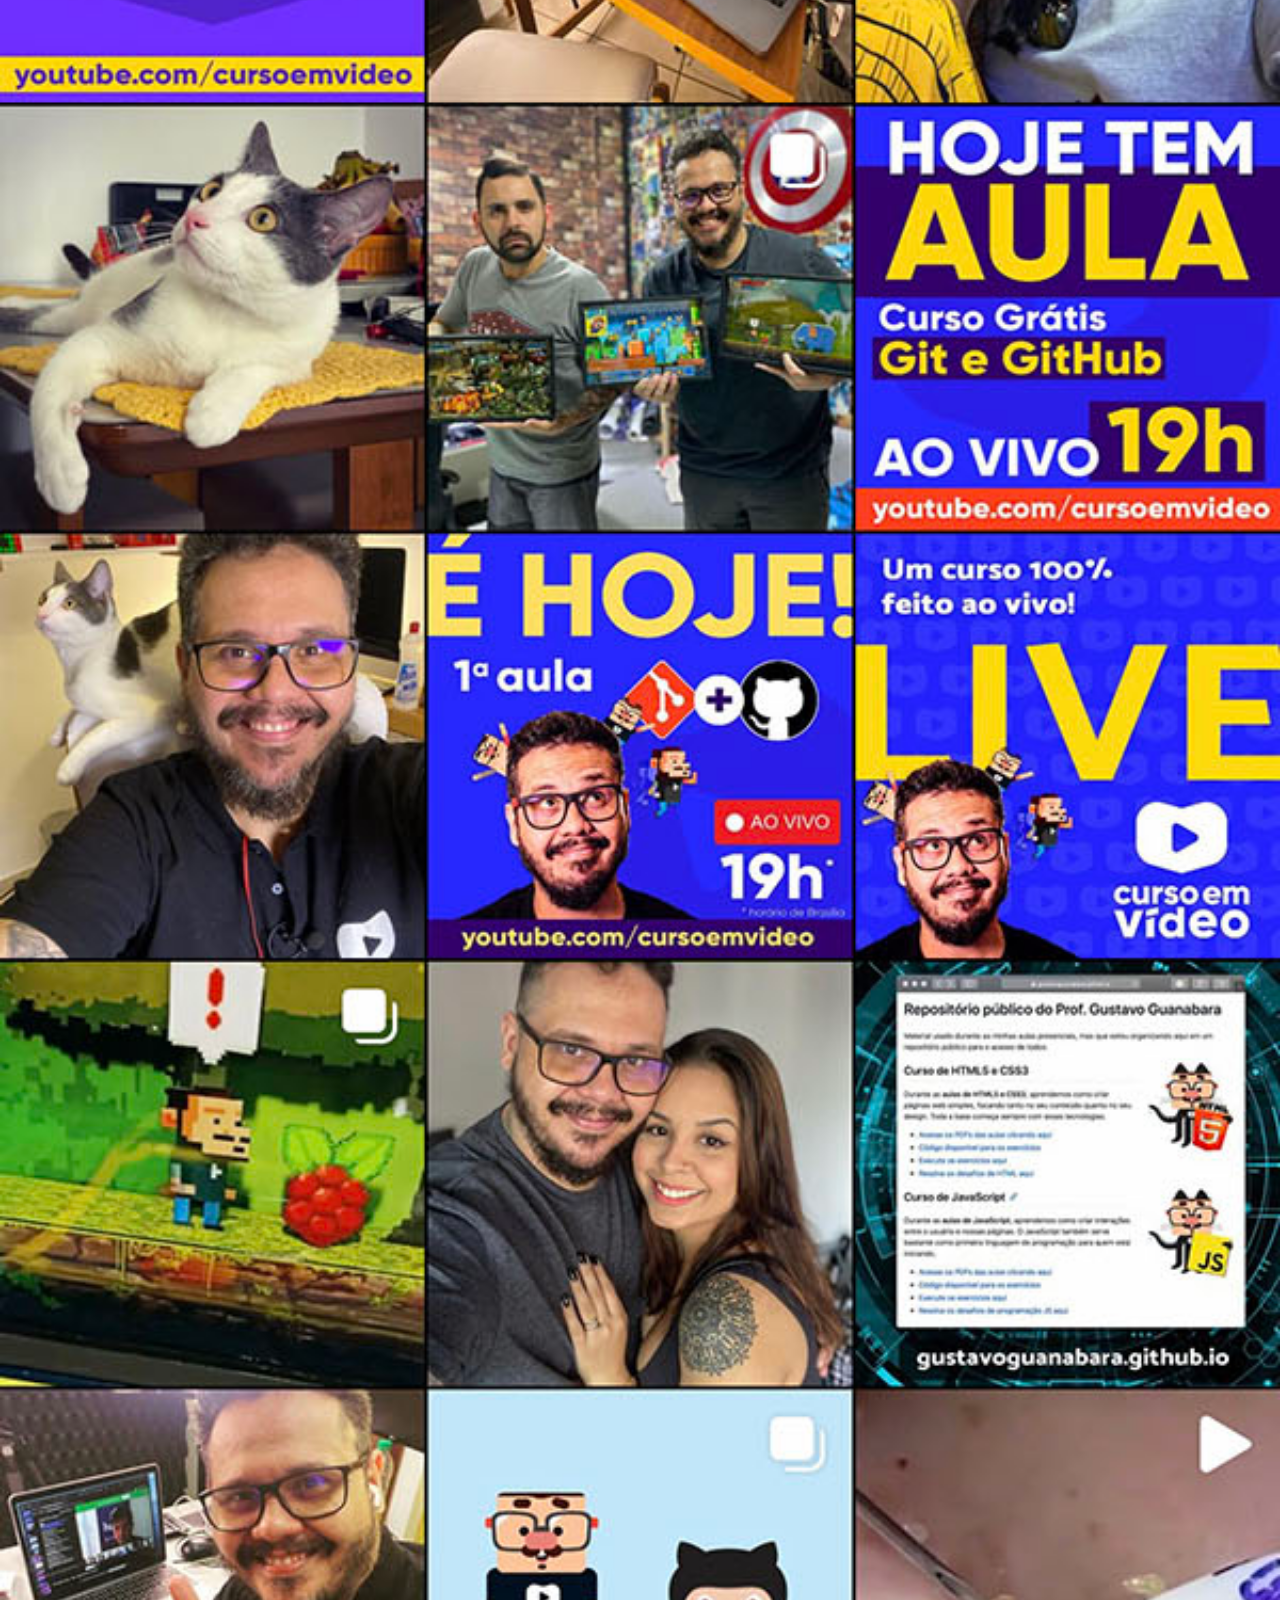
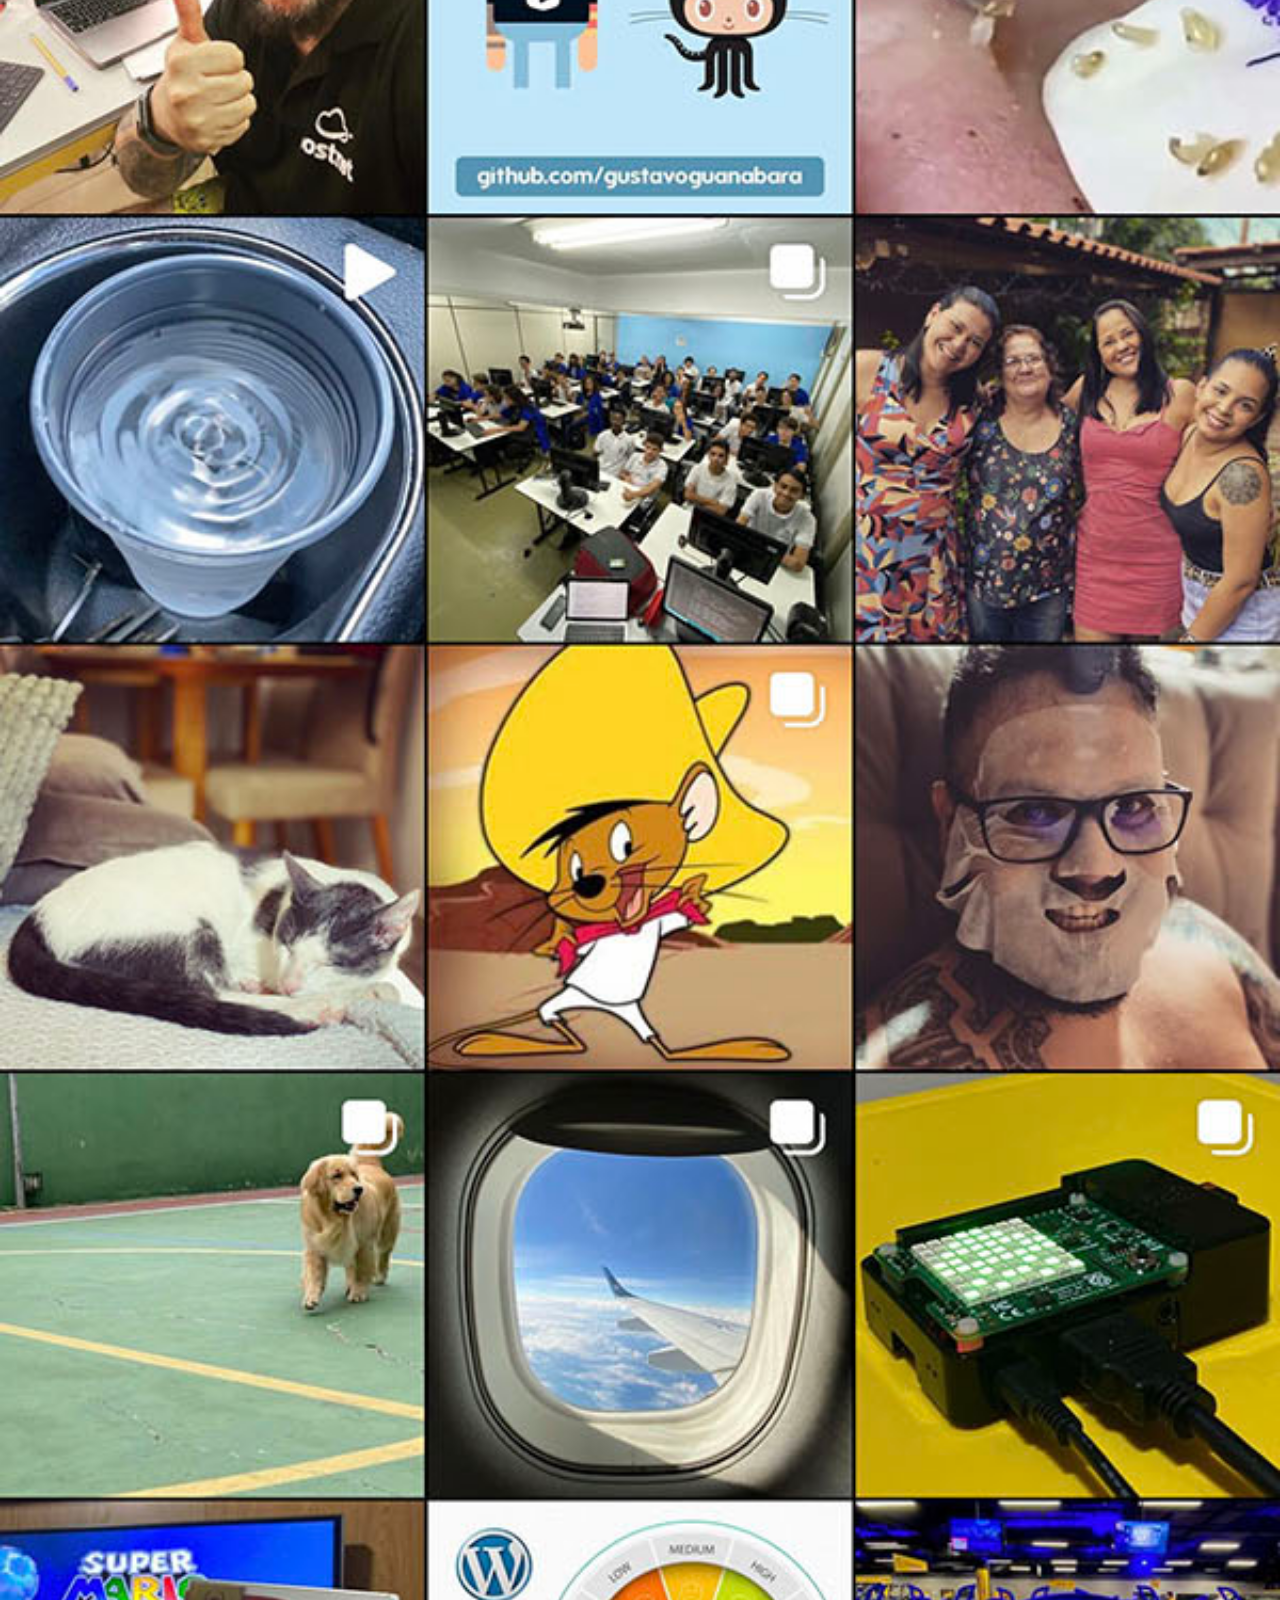
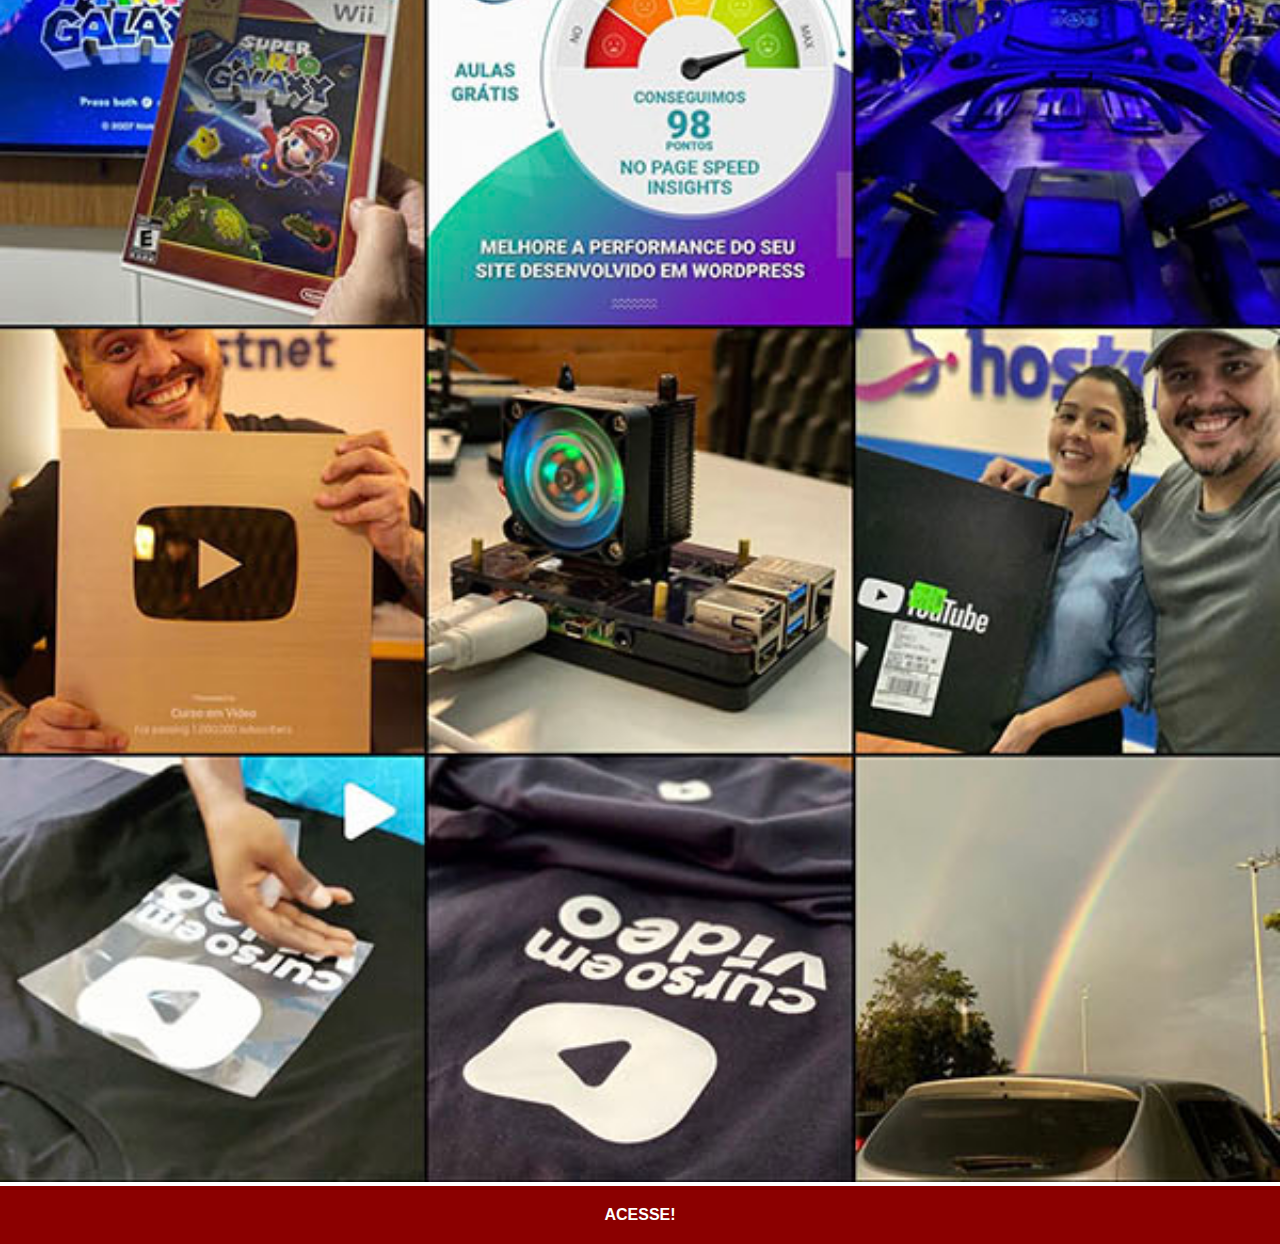
<file: intagram.html>
<!DOCTYPE html>
<html lang="en">
<head>
    <meta charset="UTF-8">
    <meta name="viewport" content="width=device-width, initial-scale=1.0">
    <title>Instagram</title>
    <link rel="stylesheet" href="estilos/social.css">
</head>
<body>
    <img src="imagens/tela-instagram.jpg" alt="Instagram">
    <a href="https://www.instagram.com/gustavoguanabara/" target="_blank">ACESSE!</a>
</body>
</html>
</file>
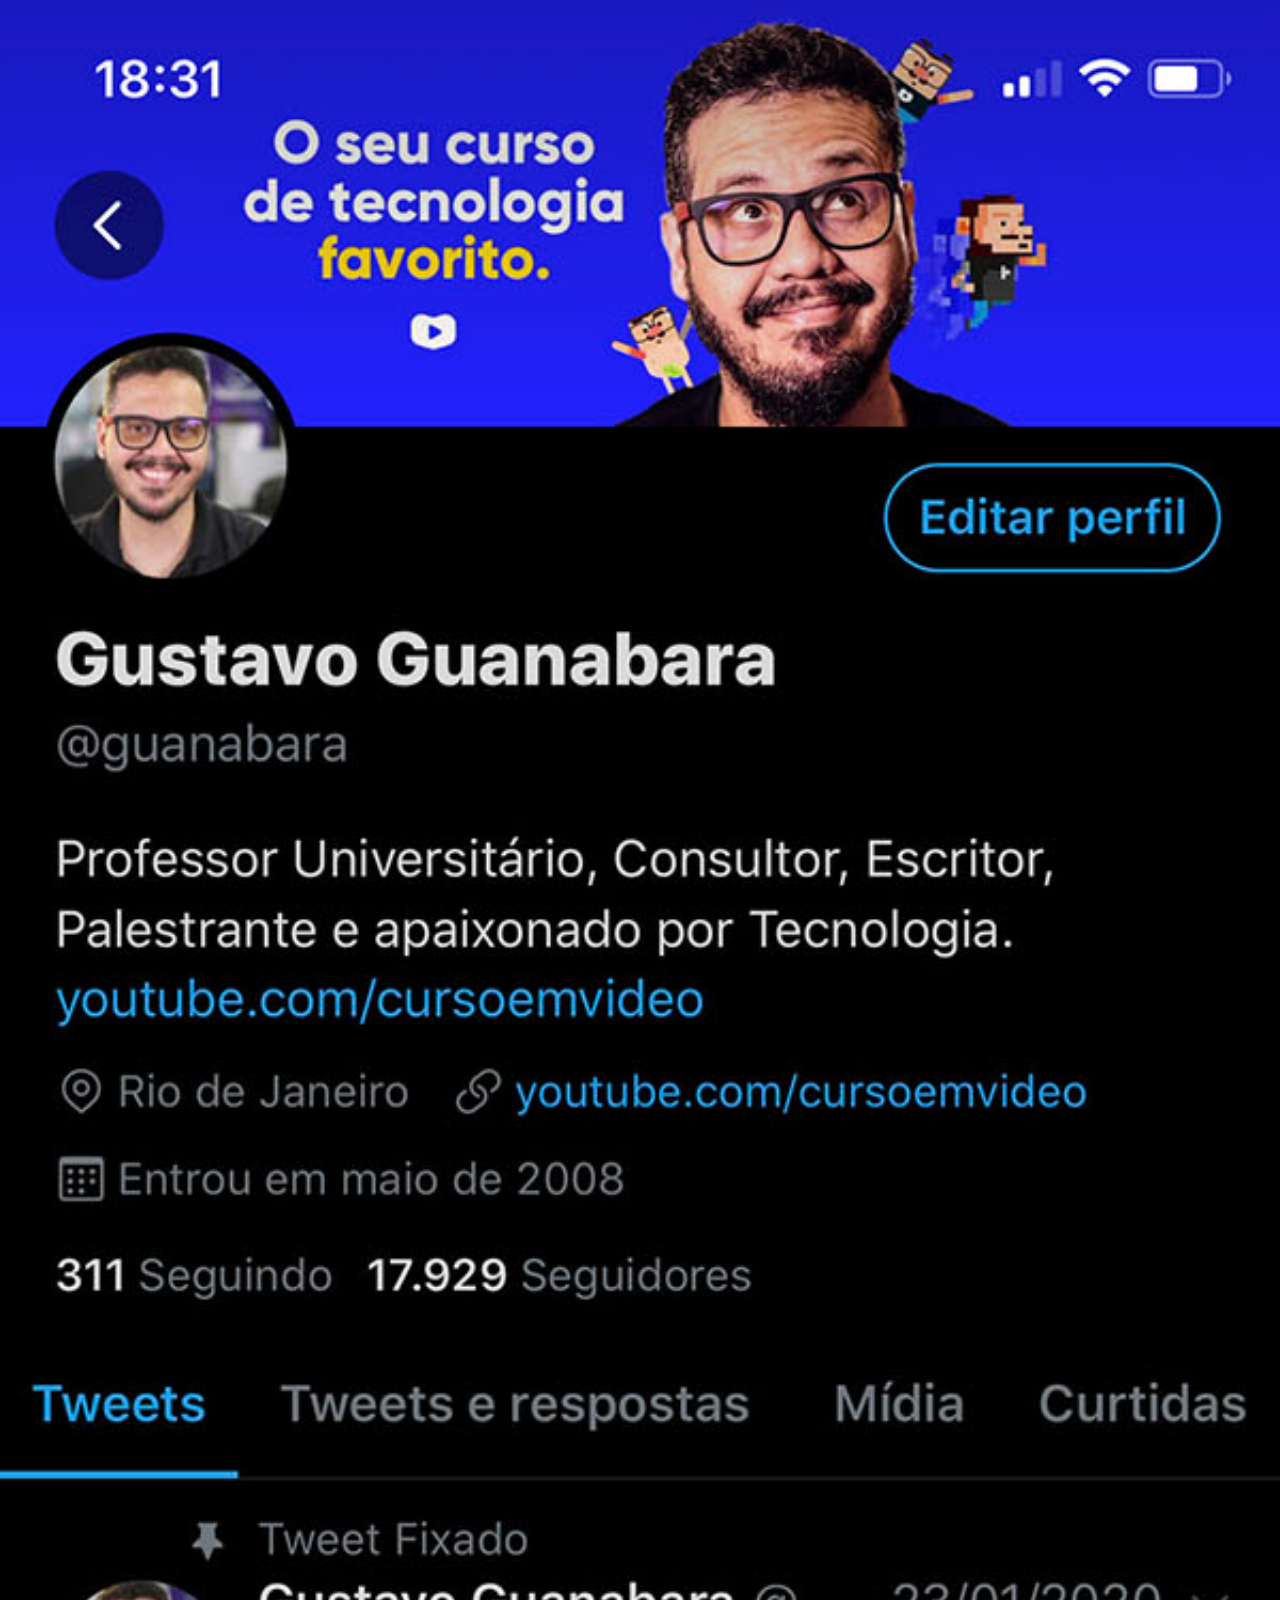
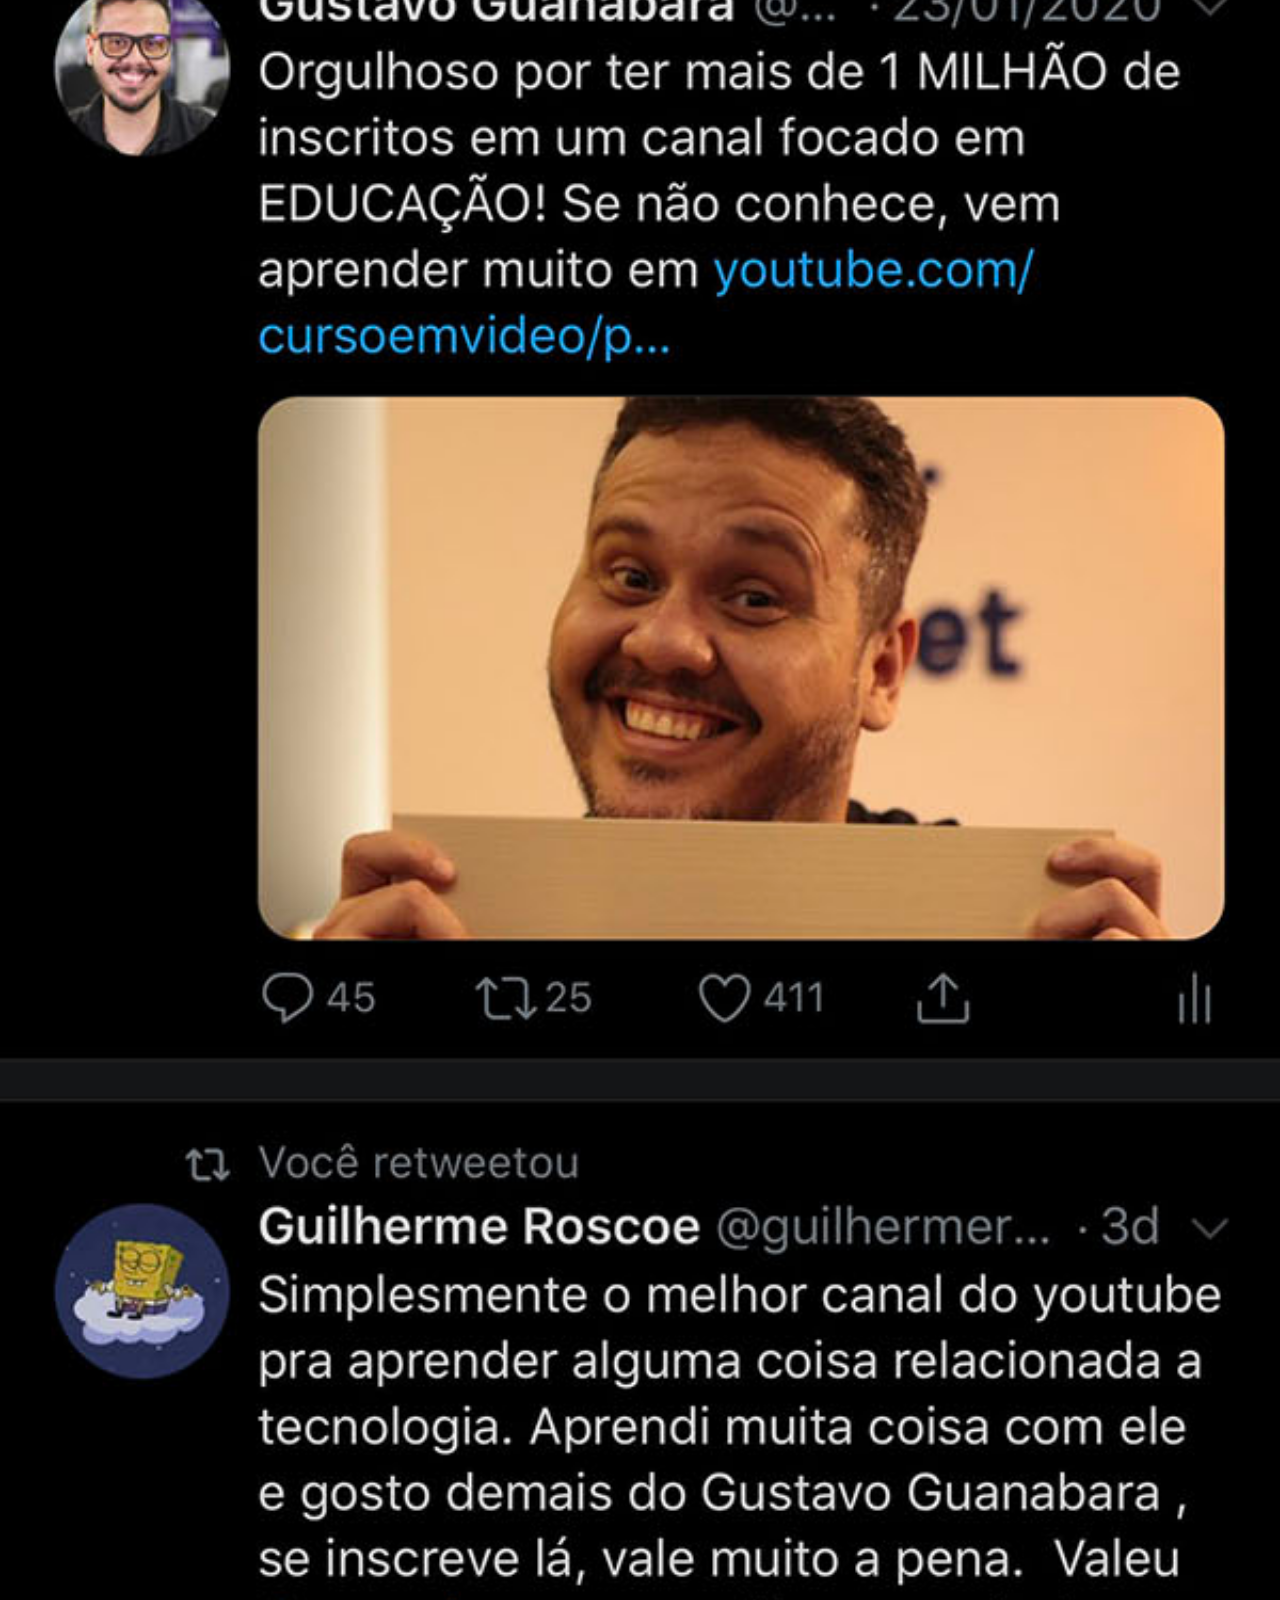
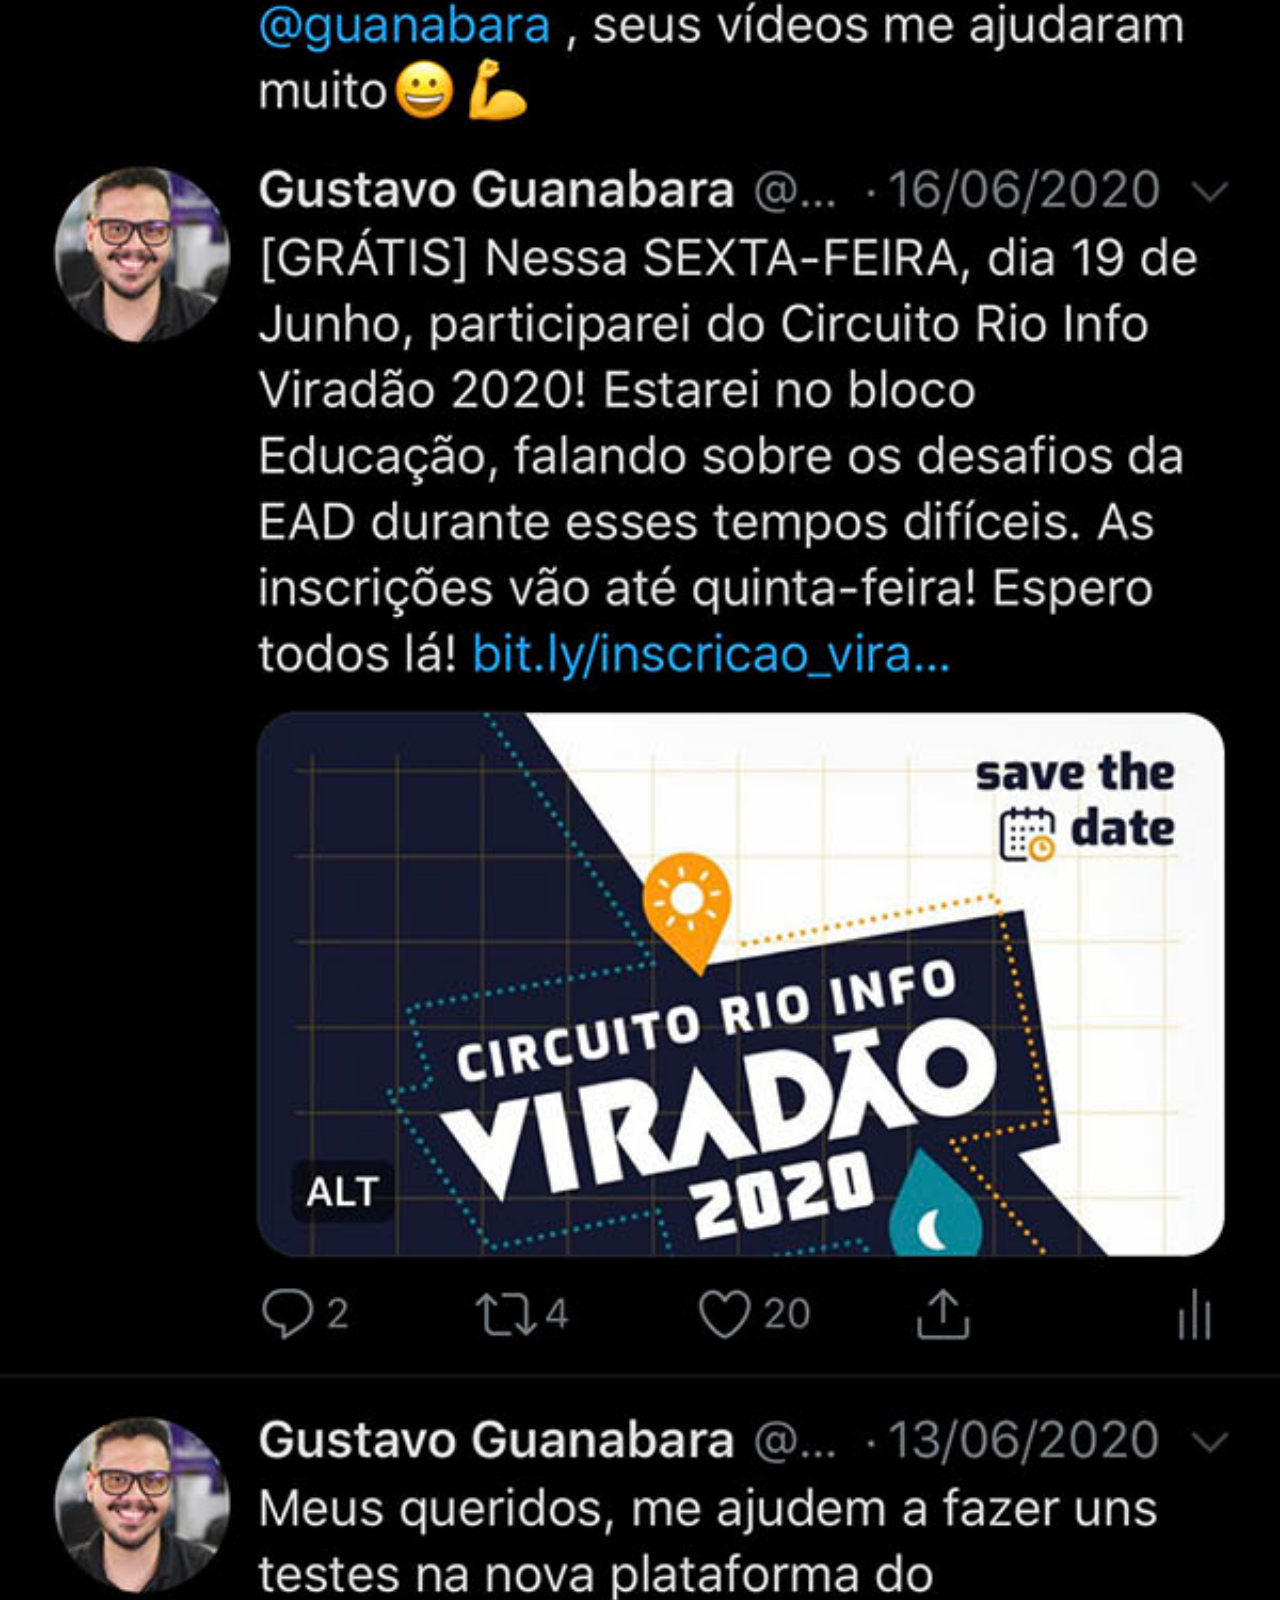
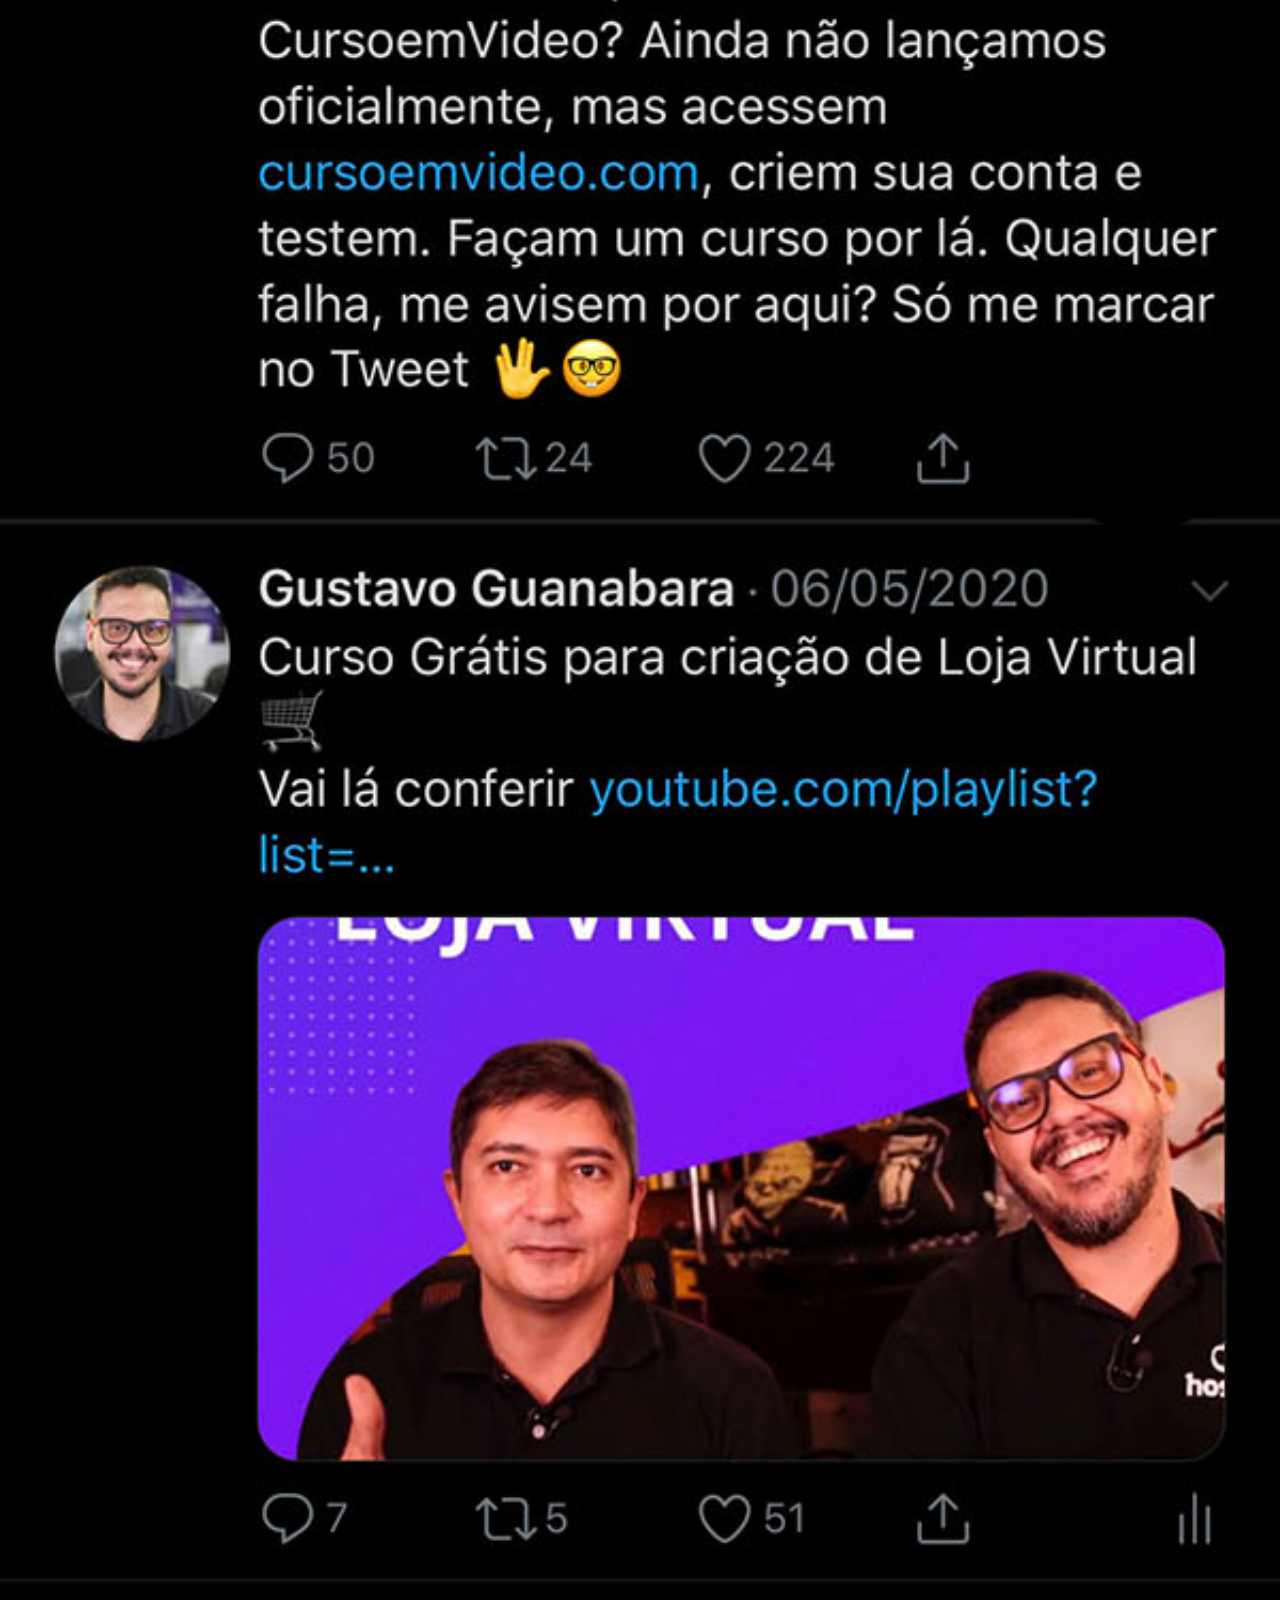
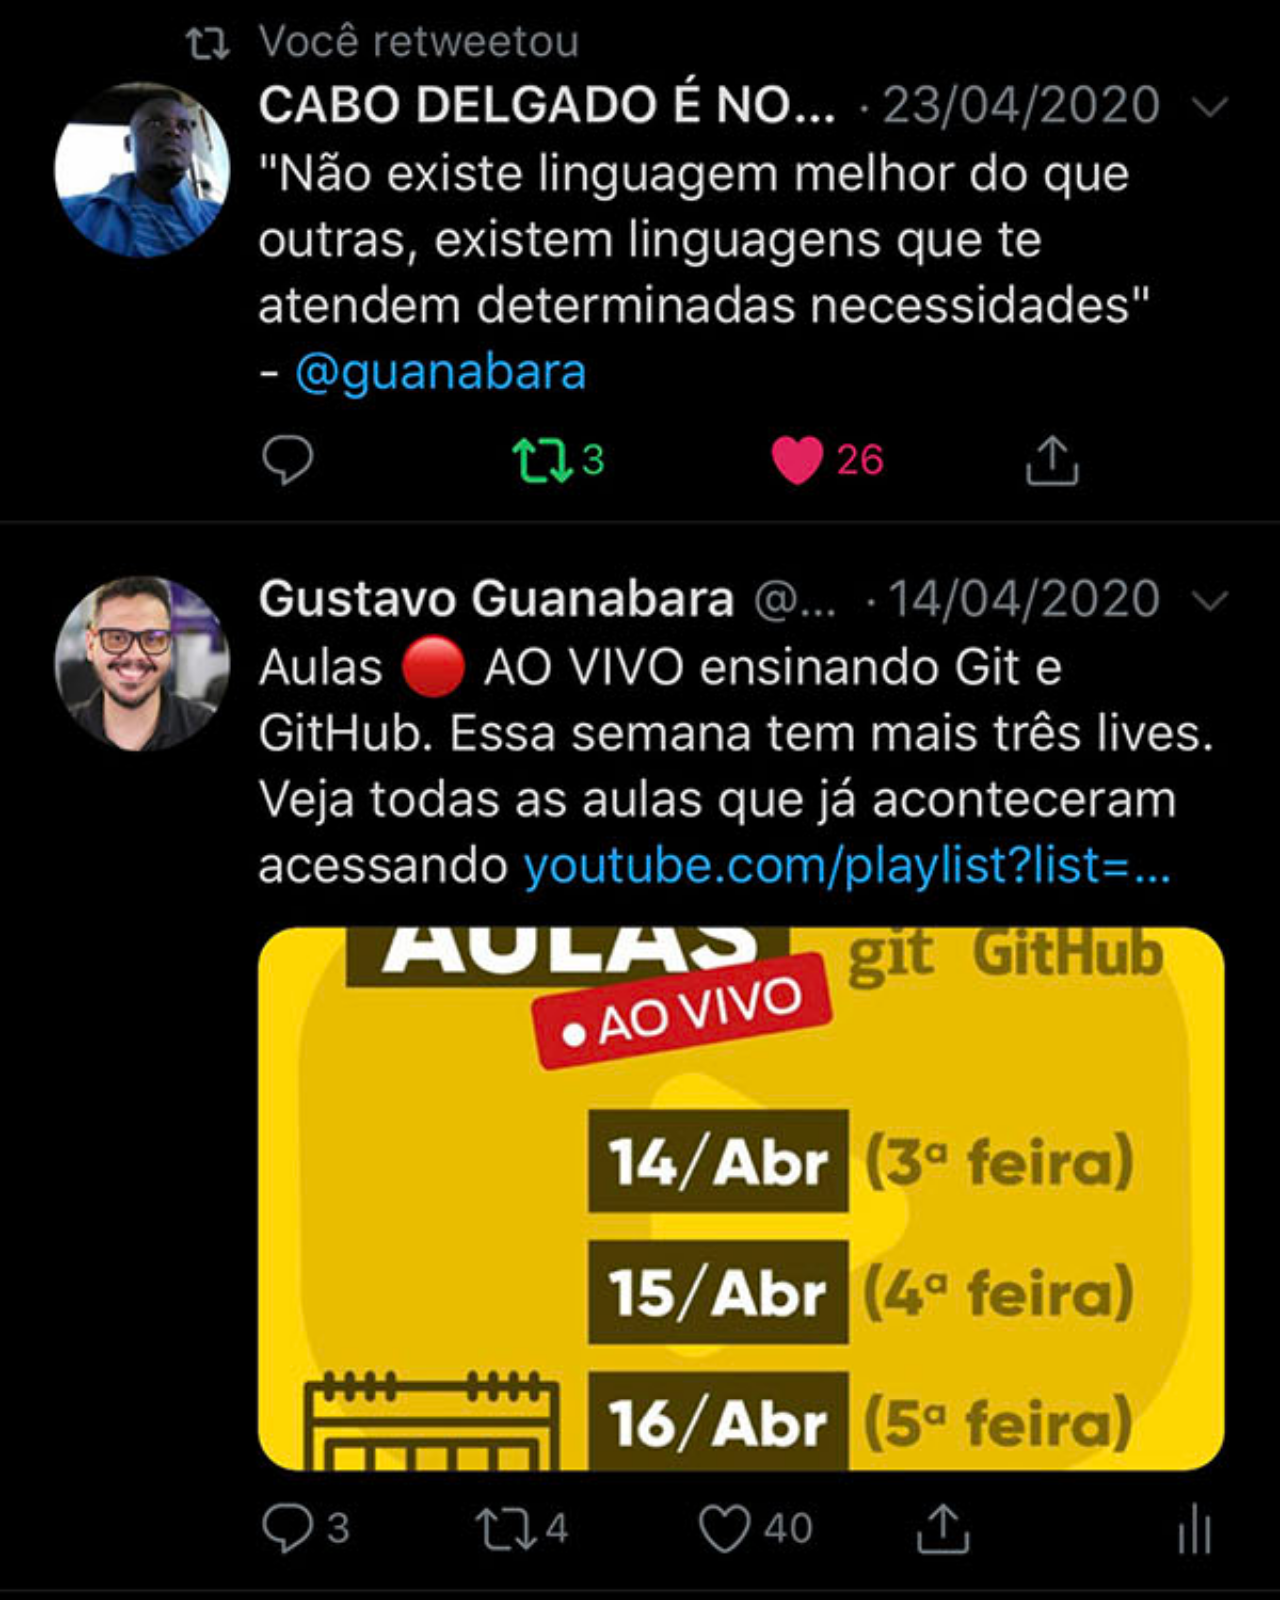
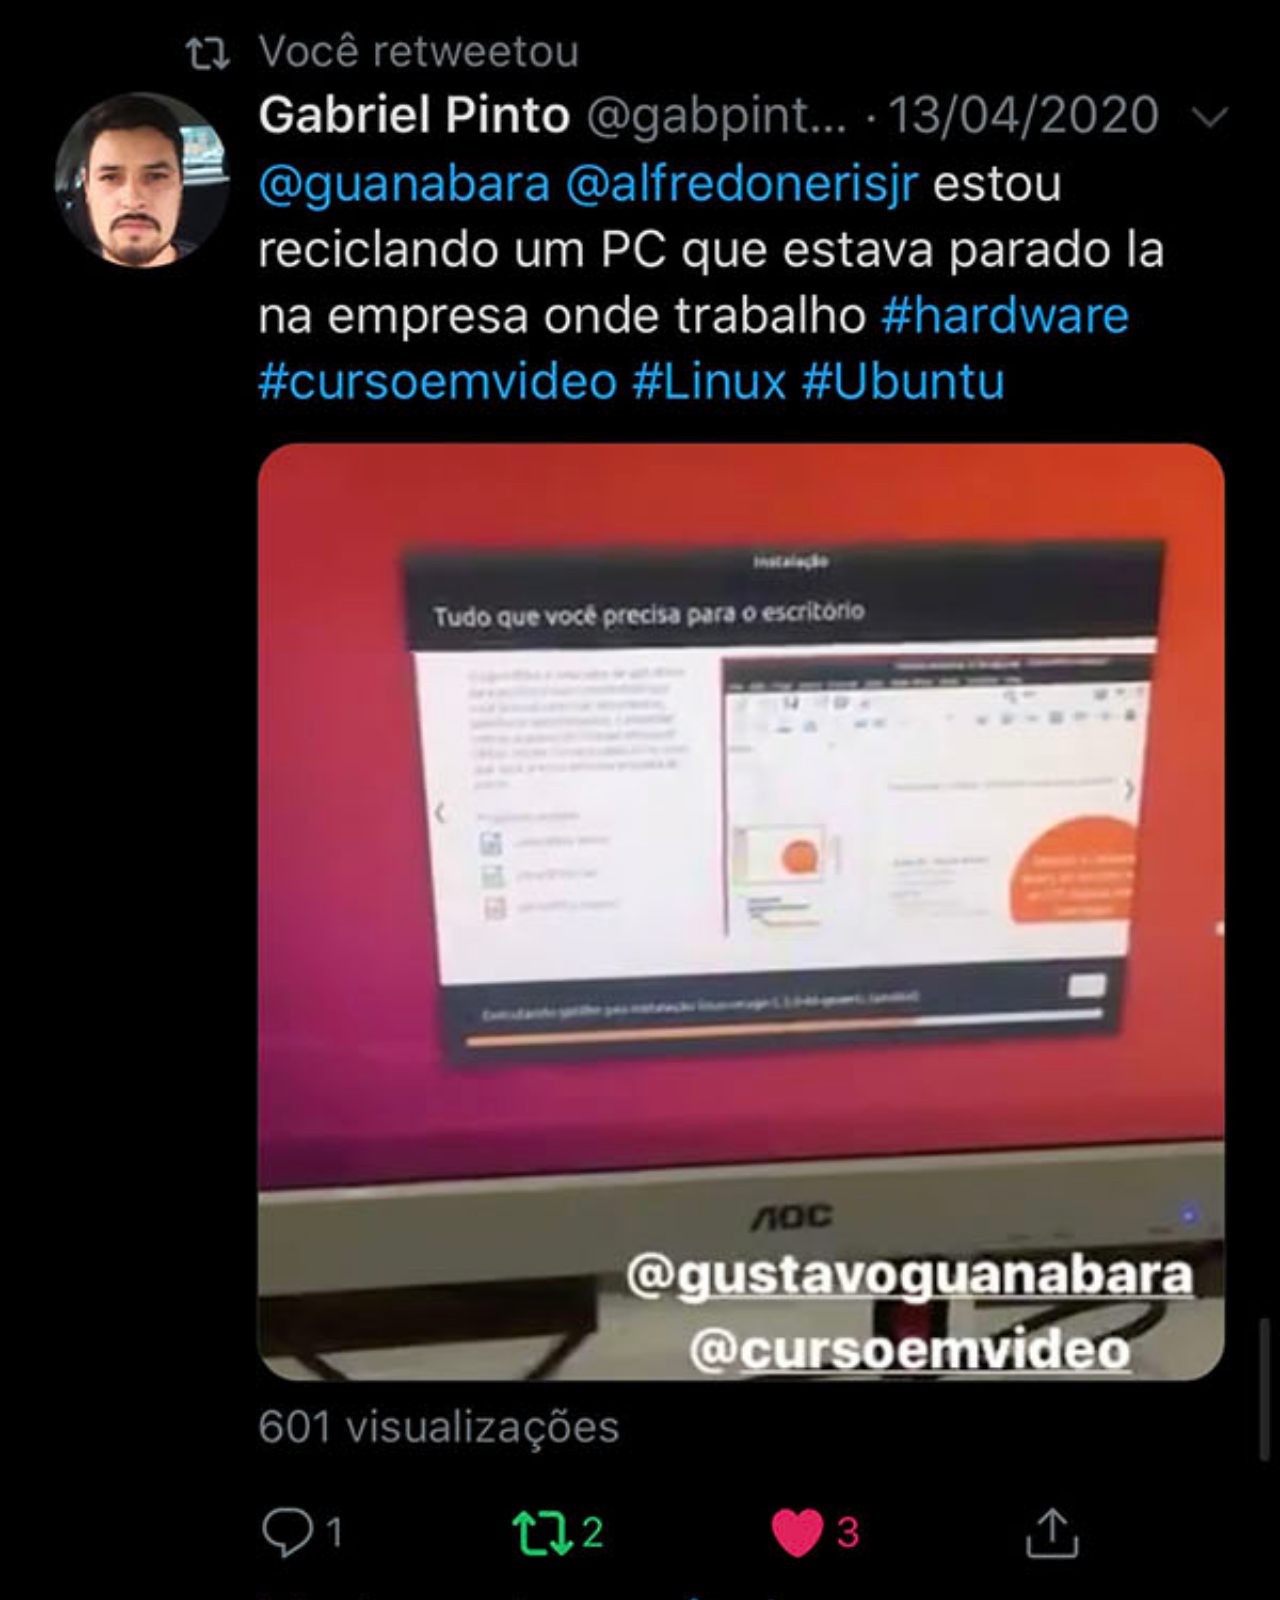
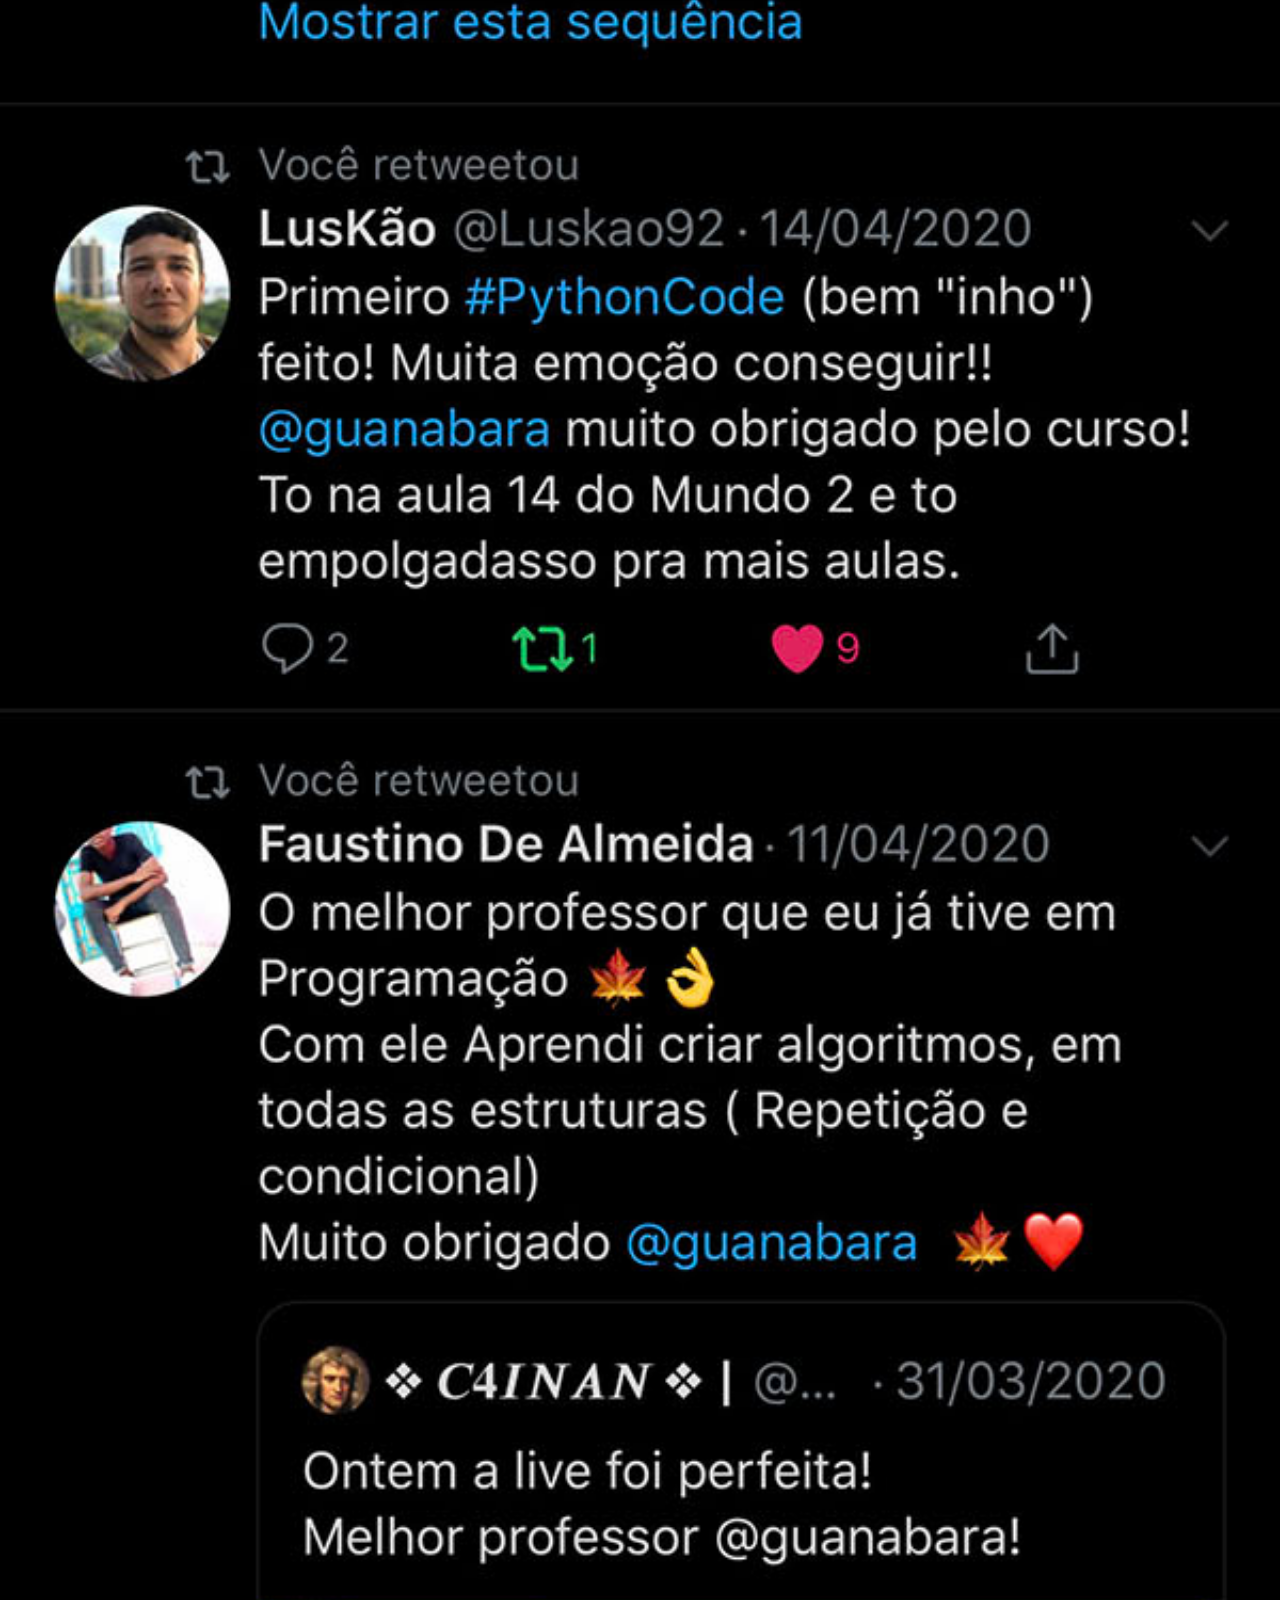
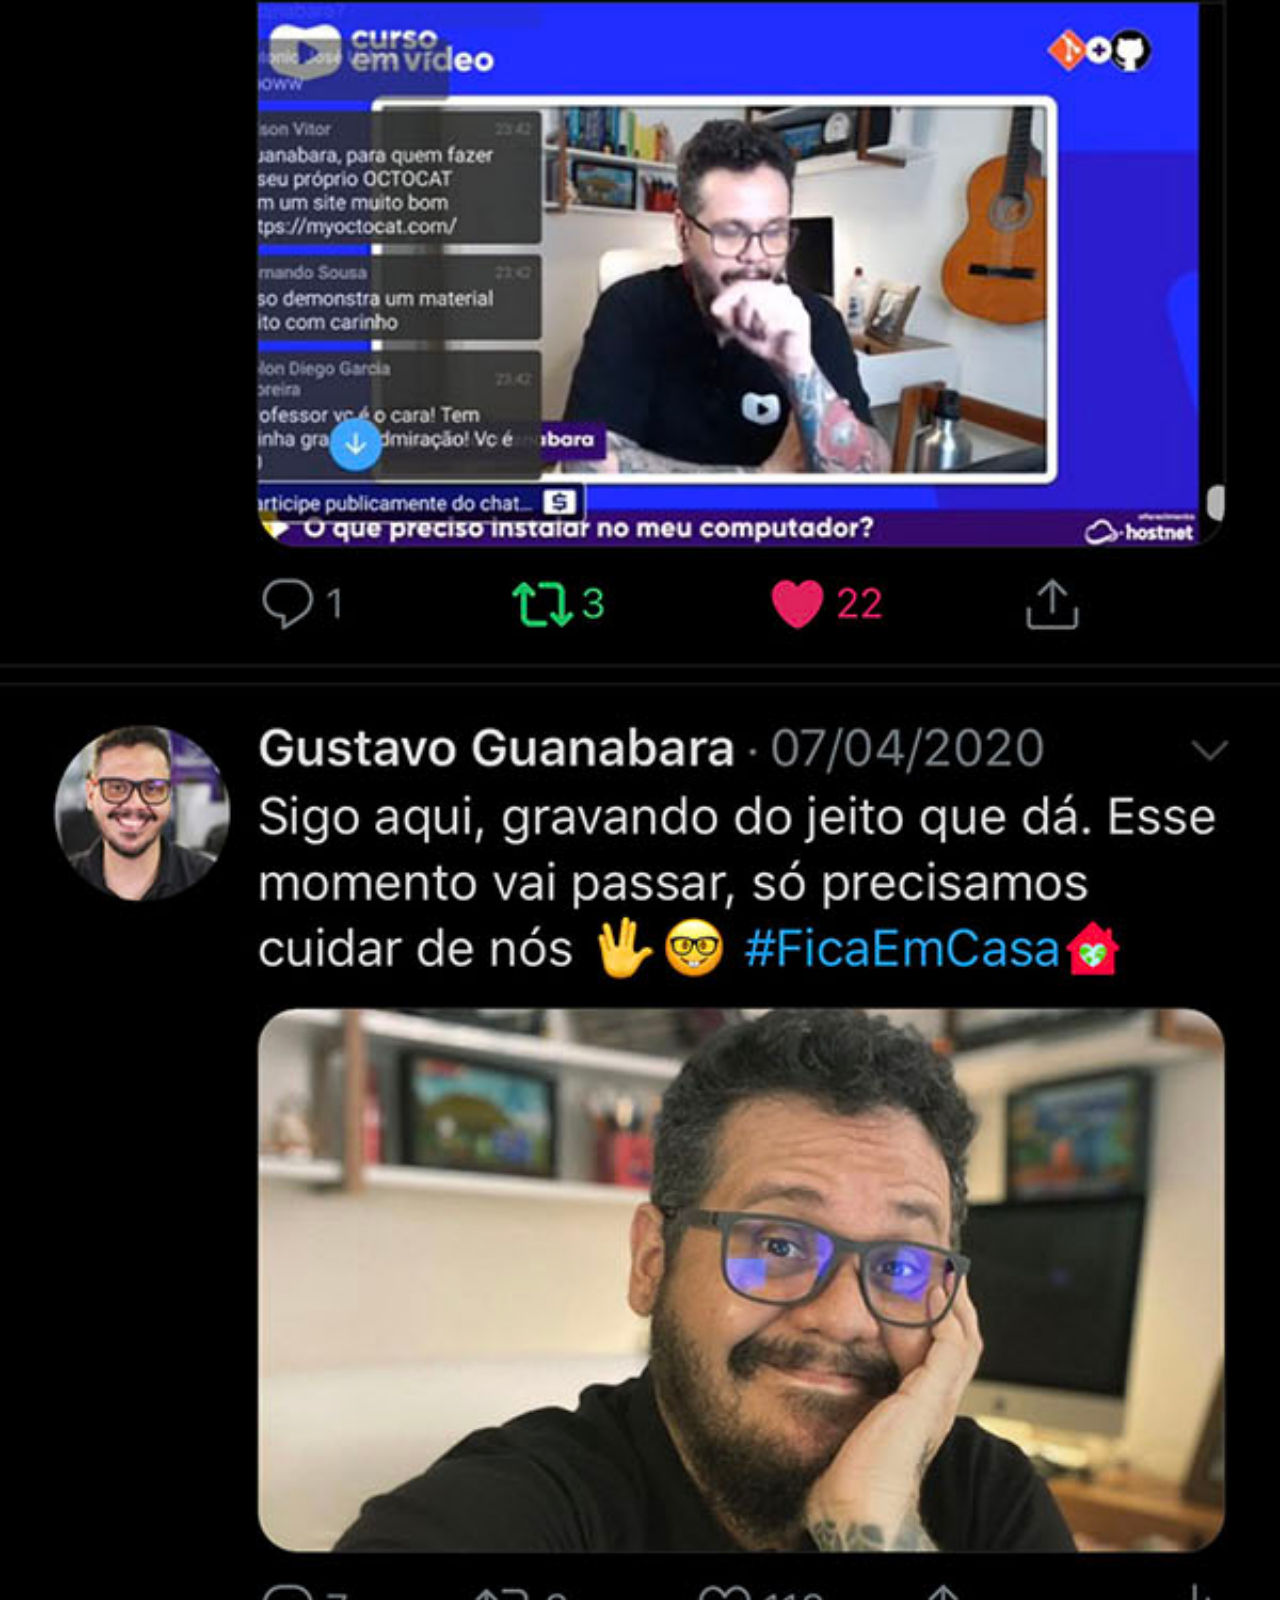
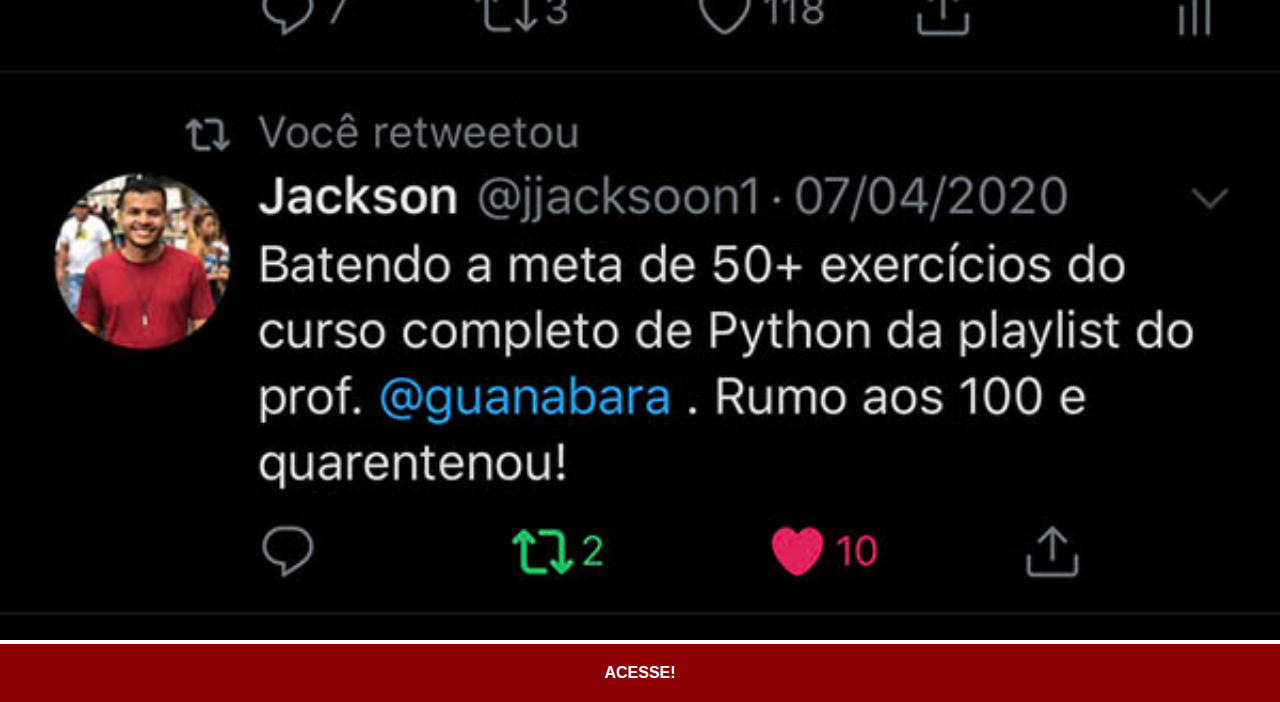
<file: twitter.html>
<!DOCTYPE html>
<html lang="pt-br">
<head>
    <meta charset="UTF-8">
    <meta name="viewport" content="width=device-width, initial-scale=1.0">
    <title>Twitter</title>
    <link rel="stylesheet" href="estilos/social.css">
</head>
<body>
    <img src="imagens/tela-twitter.jpg" alt="twitter">
    <a href="https://x.com/guanabara" target="_blank">ACESSE!</a>
</body>
</html>
</file>
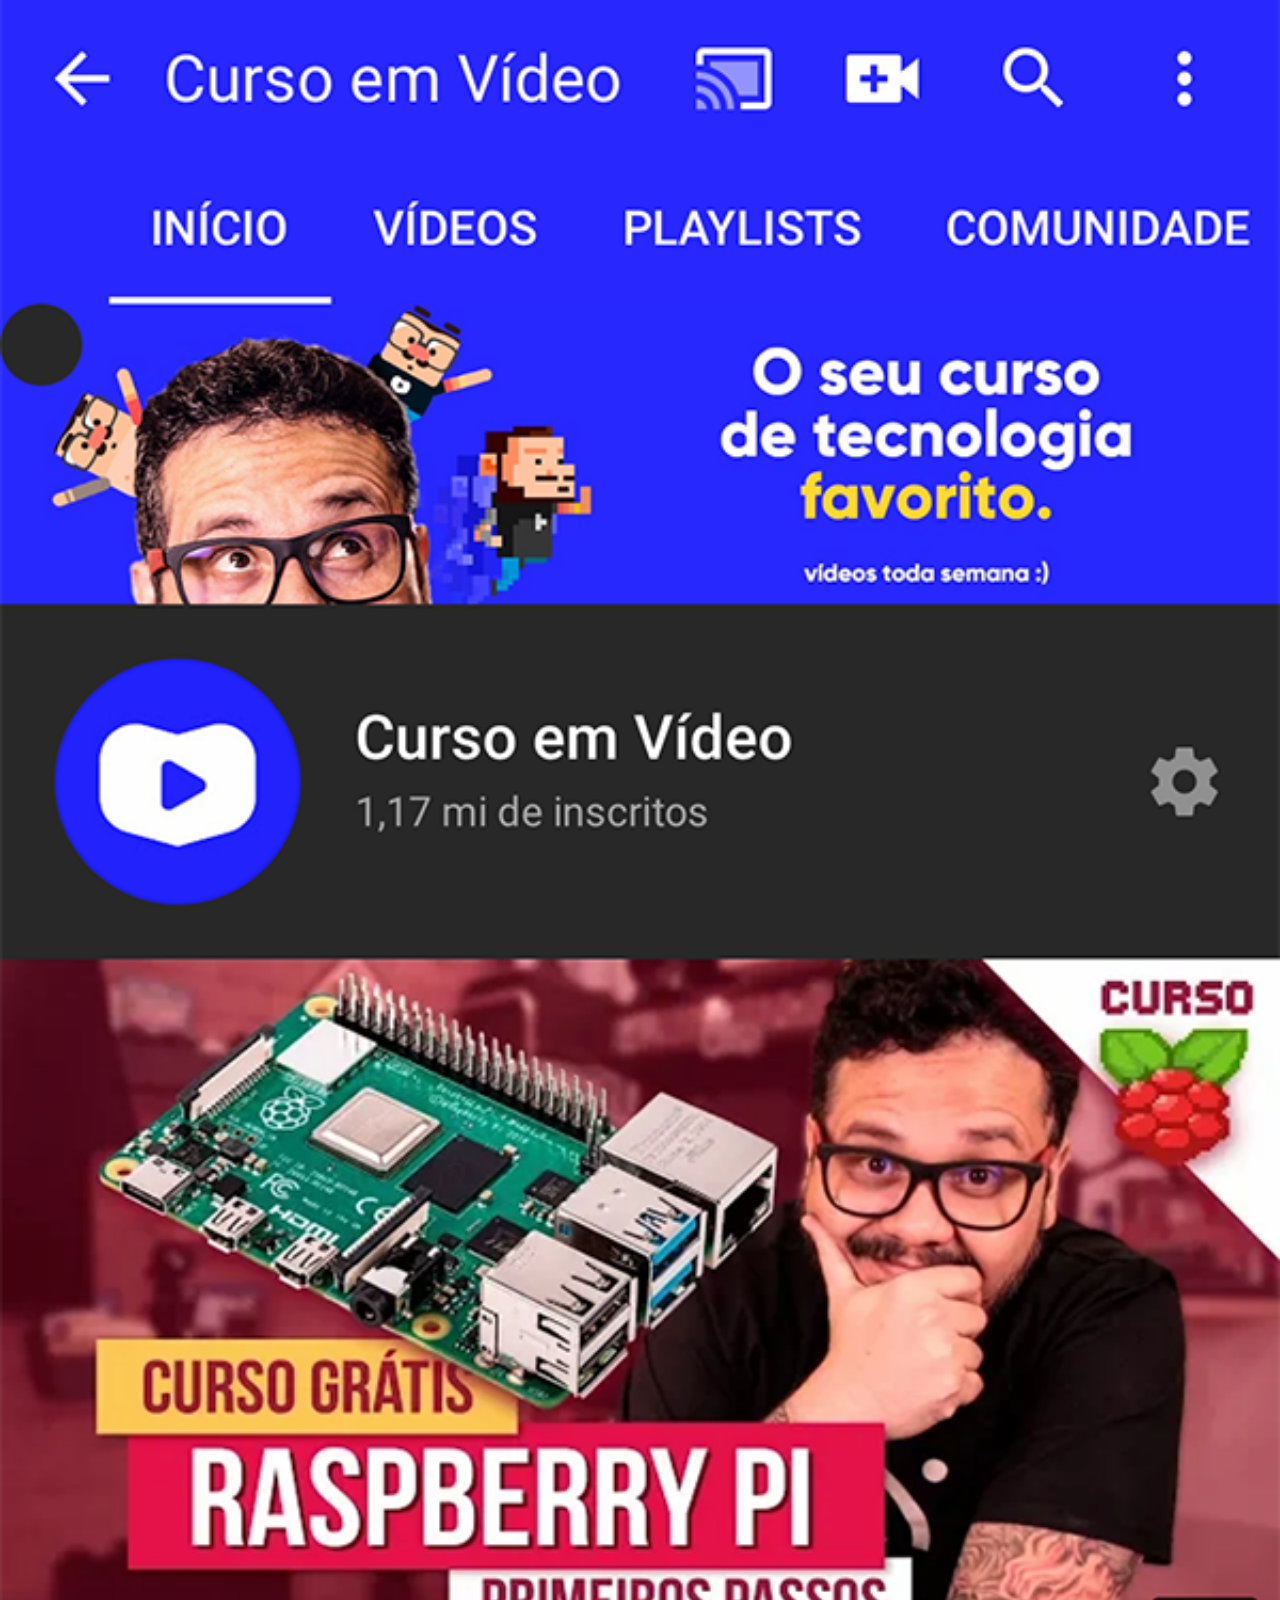
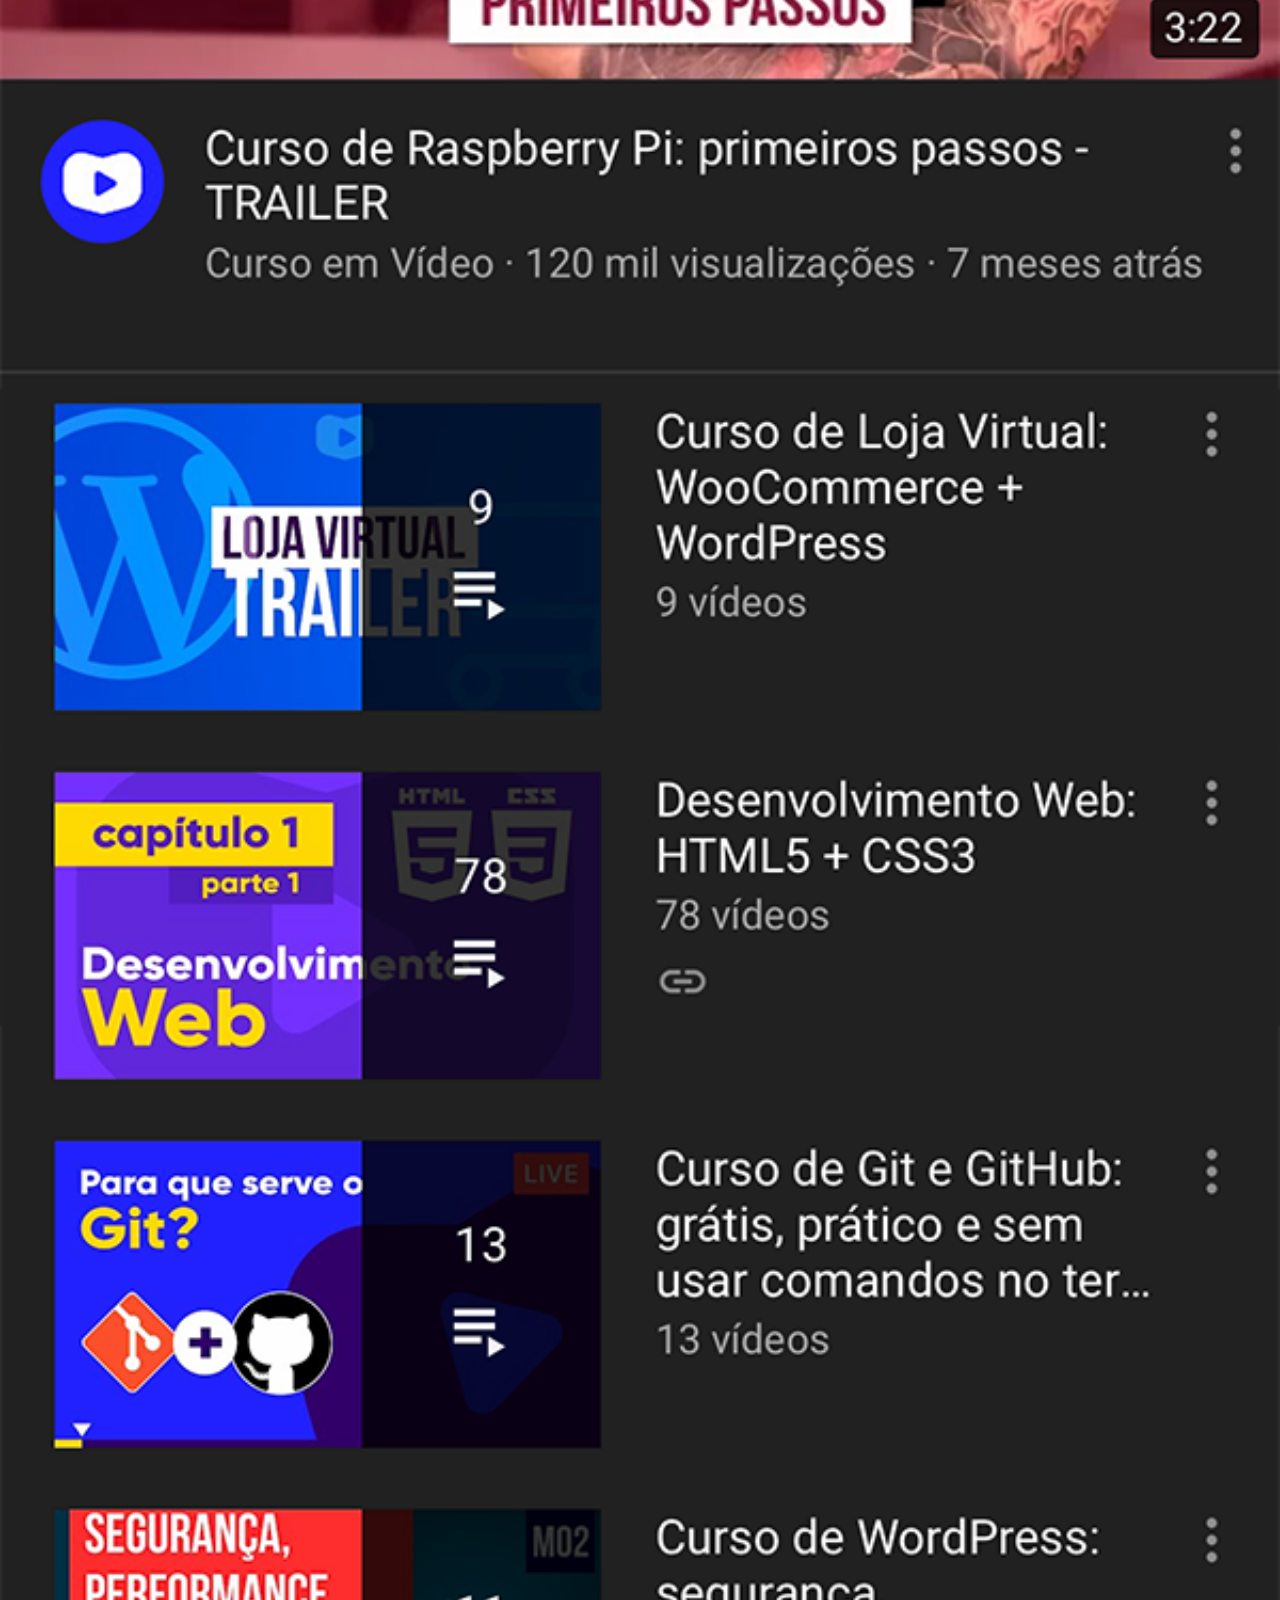
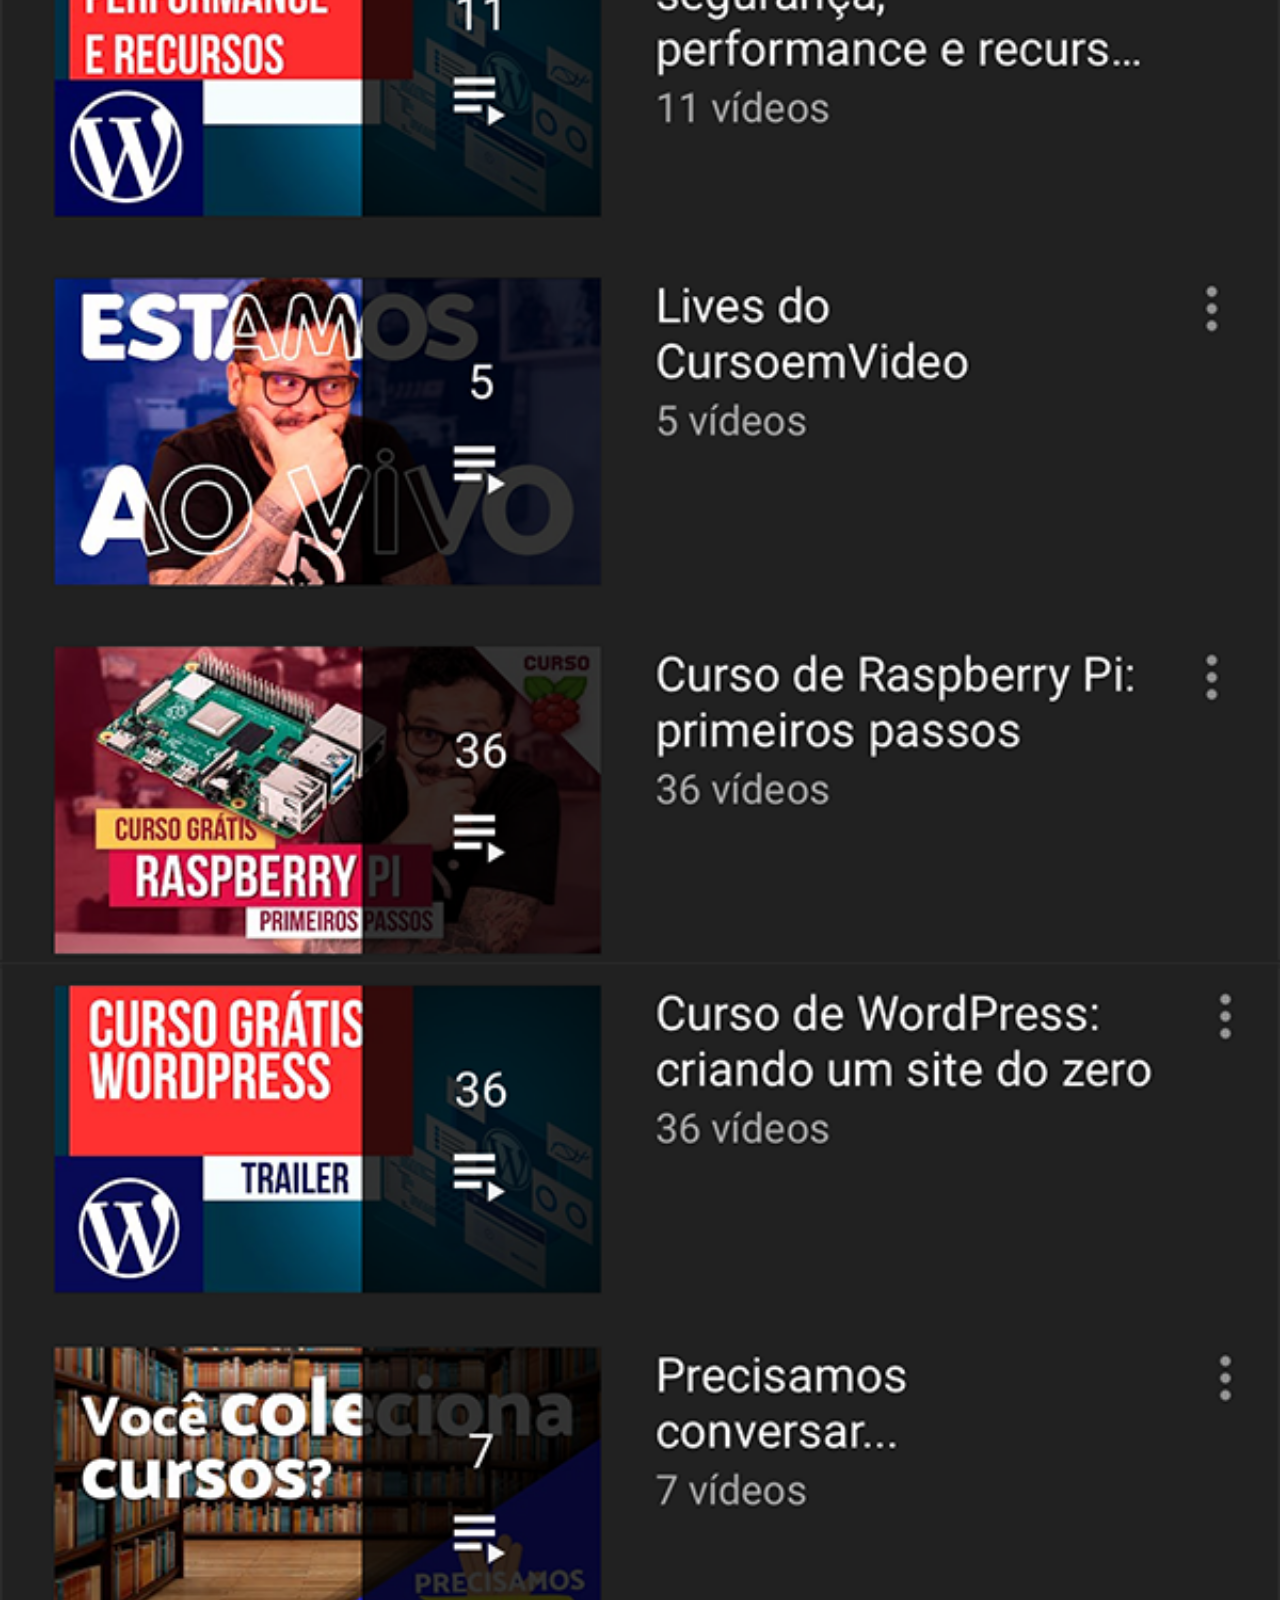
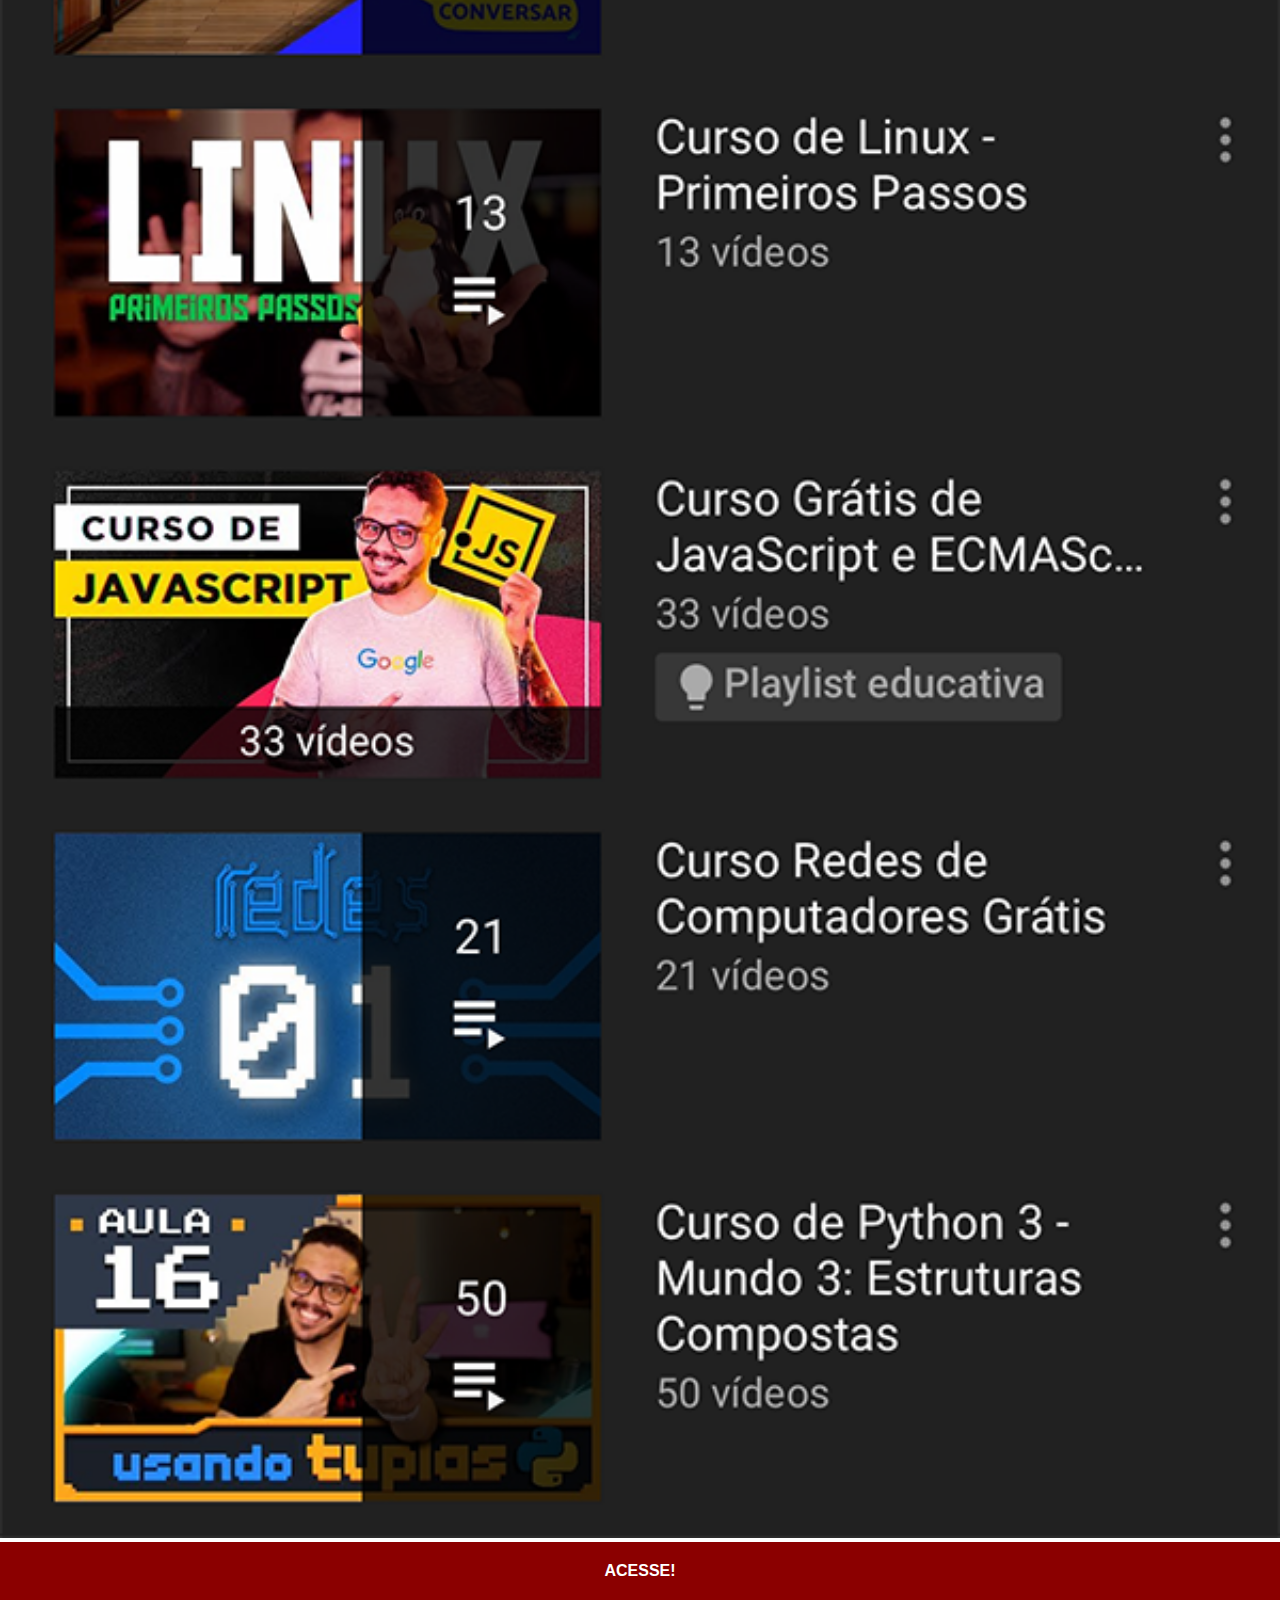
<file: yotube.html>
<!DOCTYPE html>
<html lang="pt-br">
<head>
    <meta charset="UTF-8">
    <meta name="viewport" content="width=device-width, initial-scale=1.0">
    <title>Yotube</title>

<link rel="stylesheet" href="estilos/social.css">

</head>
<body>
   <img src="imagens/tela-youtube.png" alt="Yotube">
   <a href="https://www.youtube.com/@cursoemvideo/playlists" target="_blank">ACESSE!</a> 
</body>
</html>
</file>
<file: estilos/style.css>
@charset "UTF-8";

*{
   margin: 0;
   padding: 0; 
   font-family: Arial, Helvetica, sans-serif;
}

html, body{
    height: 100vh;
    width: 100vw;
    background-color: black;
}

body{
   background: url('../imagens/fundo-madeira.jpg') no-repeat top center; 
   background-size: cover;
   background-attachment: fixed;
}


main{
    position: relative;
    height: 100vh;
    
}

section#telefone{
    position: absolute;
    top: 50%;
    left: 50%;
    transform: translate(-50%,-50%);
    height: 627px;
    width: 311px;
    background:  url('../imagens/frame-iphone.png' ) no-repeat;
}

iframe#tela{
    position: relative;
    top: 80PX;
    left: 22PX;
    width: 269px;
    height: 471px;
}

section#redes-sociais{
    text-align: right;
}
section#redes-sociais  img{
    width: 50px;
    margin: 10px;
    border-radius: 50%;
    box-shadow: 2px 2px 5px rgba(0, 0, 0, 0.719);
    box-sizing: border-box;
}

section#redes-sociais img:hover{
   border: 2px solid rgba(255, 255, 255, 0.623);
   transform: translate(-3px, -3px);
   box-shadow: 5px 5px 10px rgba(0, 0, 0, 0.603);
   transition: .3s, border 1s;
}
</file>
<file: estilos/social.css>
@charset "UTF-8";
   *{
        margin: 0;
        padding: 0;
        font-family: Arial, Helvetica, sans-serif;
    }
    ::-webkit-scrollbar{
        width: 0px;
        height: 0px;
    }
    img{
        width: 100vw;
    }

a{
    display: block;
    background-color: darkred;
    color: white;
    padding: 20px;
    text-align: center;
    font-weight: bolder;
    text-decoration: none;
}

a:hover{
    background-color: red;
}
</file>
